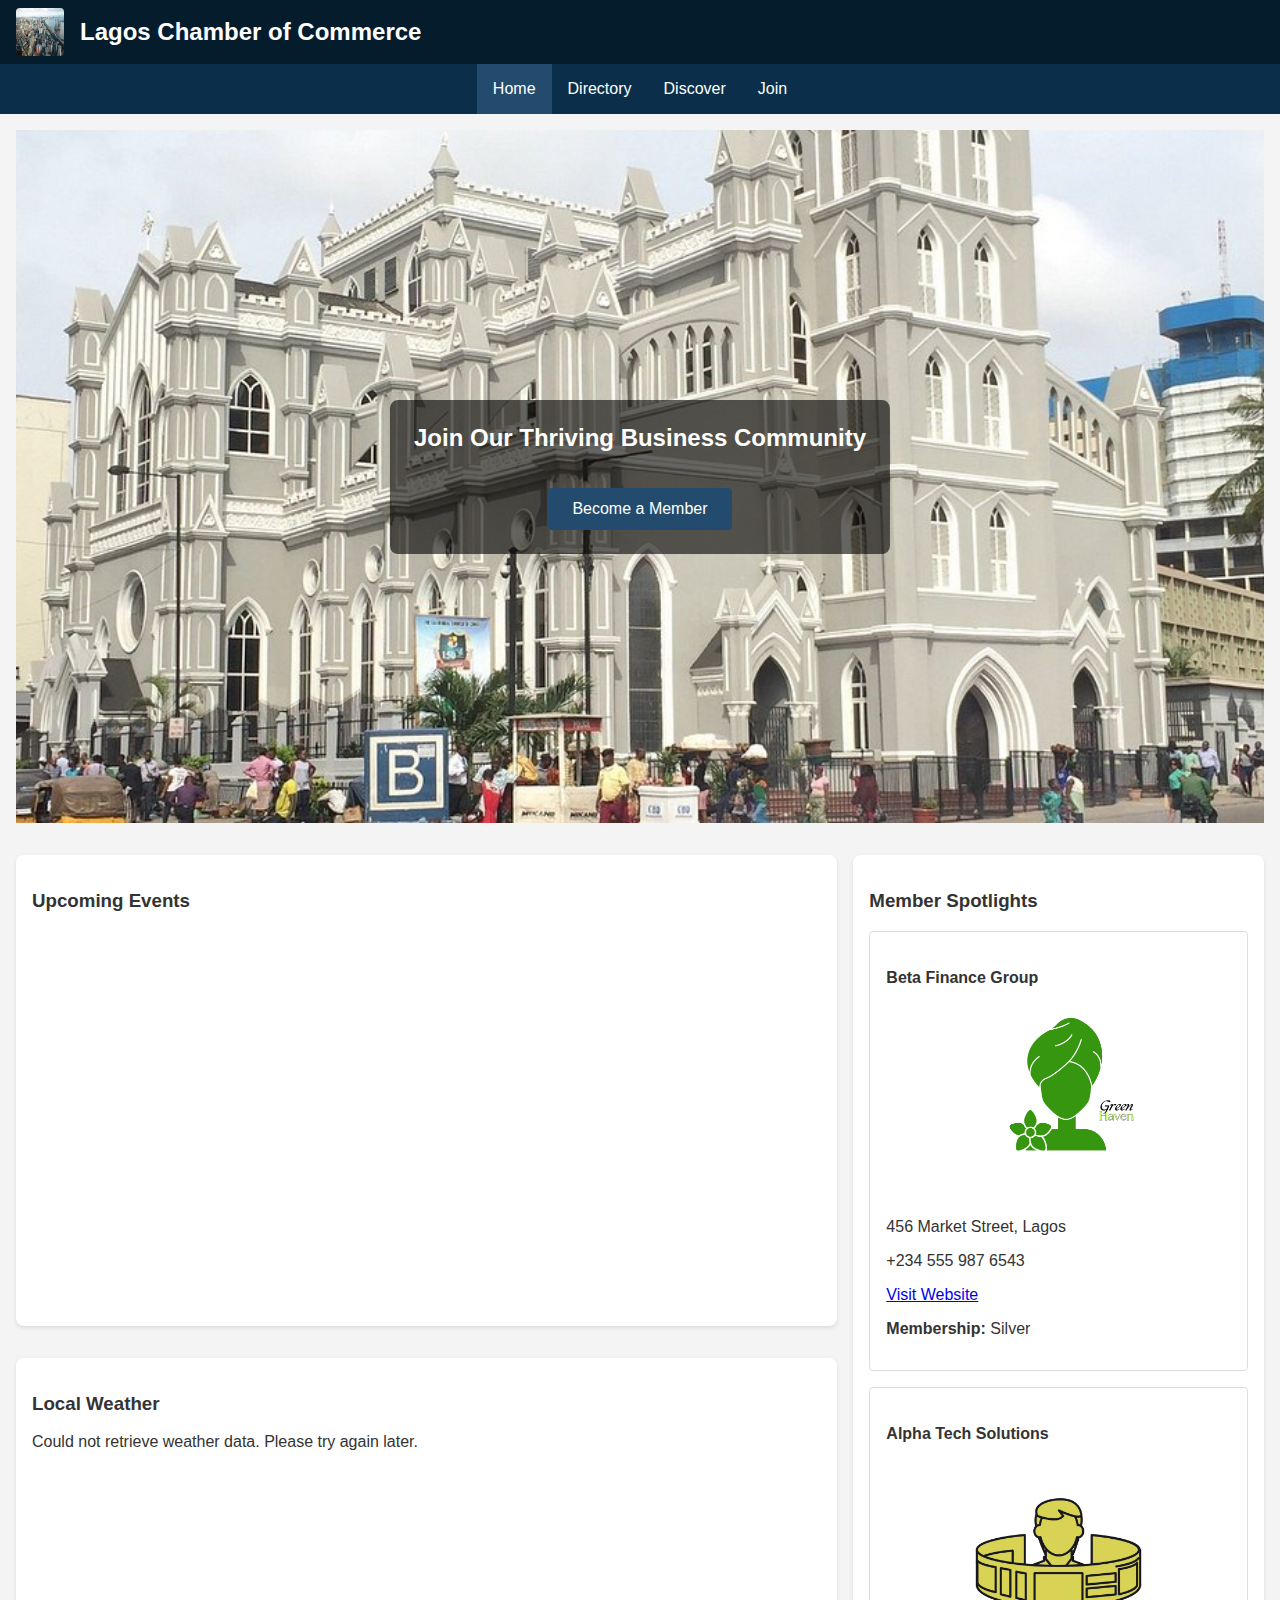
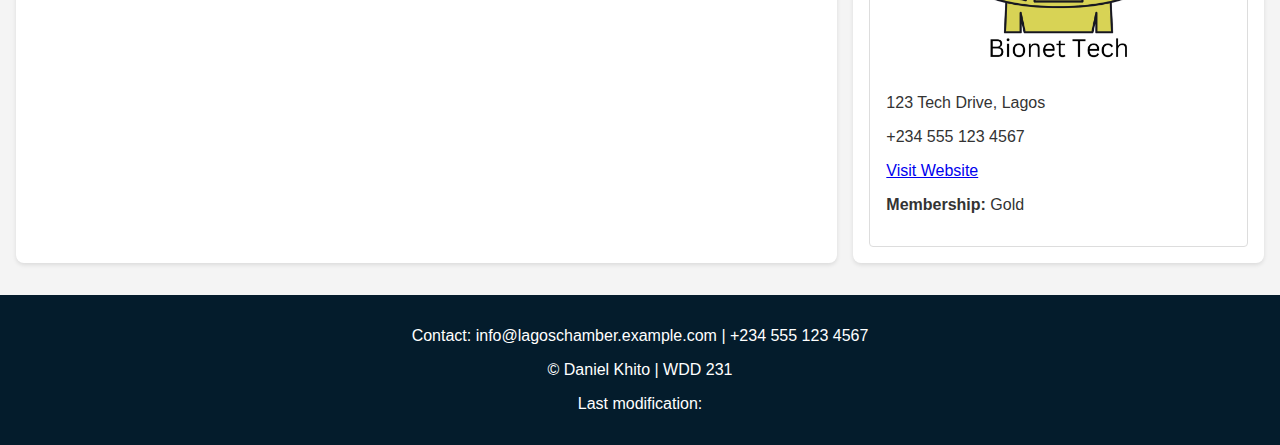
<file: chamber/index.html>
<!DOCTYPE html>
<html lang="en">
<head>
  <meta charset="UTF-8">
  <meta name="viewport" content="width=device-width, initial-scale=1.0">
  <title>Lagos Chamber of Commerce</title>
  <meta name="description" content="Welcome to the Lagos Chamber of Commerce. Your partner for business growth and community development in Lagos.">
  <meta name="author" content="Daniel Khito">

  <!-- Favicon -->
  <link rel="icon" href="images/favicon.ico" type="image/x-icon">

  <!-- Open Graph / Facebook -->
  <meta property="og:type" content="website">
  <meta property="og:title" content="Lagos Chamber of Commerce">
  <meta property="og:description" content="Welcome to the Lagos Chamber of Commerce. Your partner for business growth and community development in Lagos.">
  <meta property="og:image" content="https://your-github-username.github.io/wdd231/images/lagos.jpg">
  <meta property="og:url" content="https://your-github-username.github.io/wdd231/chamber/index.html">

  <!-- Normalize CSS -->
  <link rel="stylesheet" href="https://necolas.github.io/normalize.css/latest/normalize.css">
  <!-- Chamber Styles -->
  <link rel="stylesheet" href="styles/styles.css">
</head>
<body>
  <header>
    <div class="top-bar">
      <img src="../images/lagos.jpg" alt="Lagos skyline" class="logo">
      <h1>Lagos Chamber of Commerce</h1>
    </div>
    <nav>
      <button id="nav-toggle" aria-label="Toggle Navigation">&#9776;</button>
      <ul id="nav-menu">
        <li><a href="index.html" class="current">Home</a></li>
        <li><a href="directory.html">Directory</a></li>
        <li><a href="discover.html">Discover</a></li>
        <li><a href="join.html">Join</a></li>
      </ul>
    </nav>
  </header>

  <main>
    <section class="hero">
      <img src="images/cms.jpg" alt="Vibrant marketplace in Lagos">
      <div class="cta">
        <h2>Join Our Thriving Business Community</h2>
        <a href="join.html">Become a Member</a>
      </div>
    </section>

    <section class="events">
      <h3>Upcoming Events</h3>
      <div id="event-list"></div>
    </section>

    <section class="weather">
      <h3>Local Weather</h3>
      <div id="weather-info"></div>
    </section>

    <section class="spotlights">
      <h3>Member Spotlights</h3>
      <div id="spotlight-cards"></div>
    </section>
  </main>

  <footer>
    <p>Contact: info@lagoschamber.example.com | +234 555 123 4567</p>
    <p>© <span id="currentYear"></span> Daniel Khito | WDD 231</p>
    <p>Last modification: <span id="lastModified"></span></p>
  </footer>

  <script src="scripts/navigation.js" defer></script>
  <script src="scripts/home.js" defer></script>
</body>
</html>
</file>
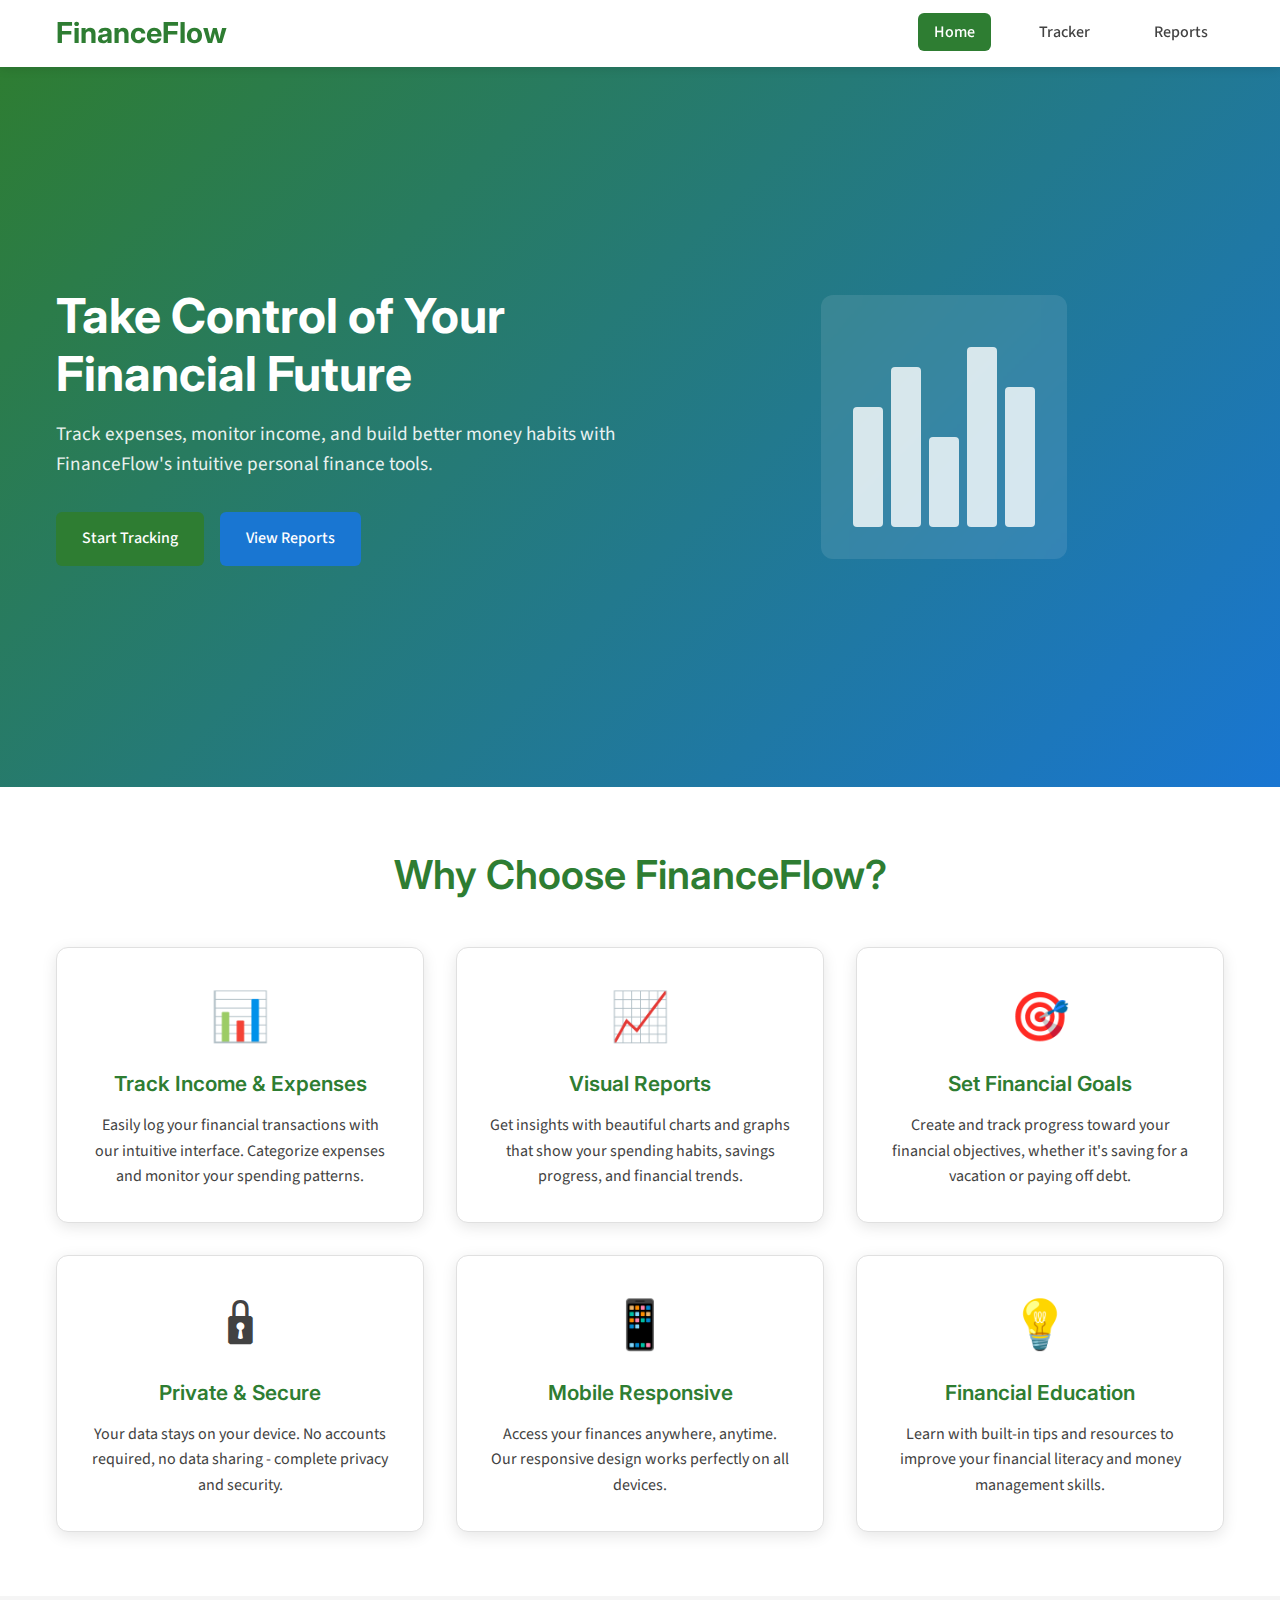
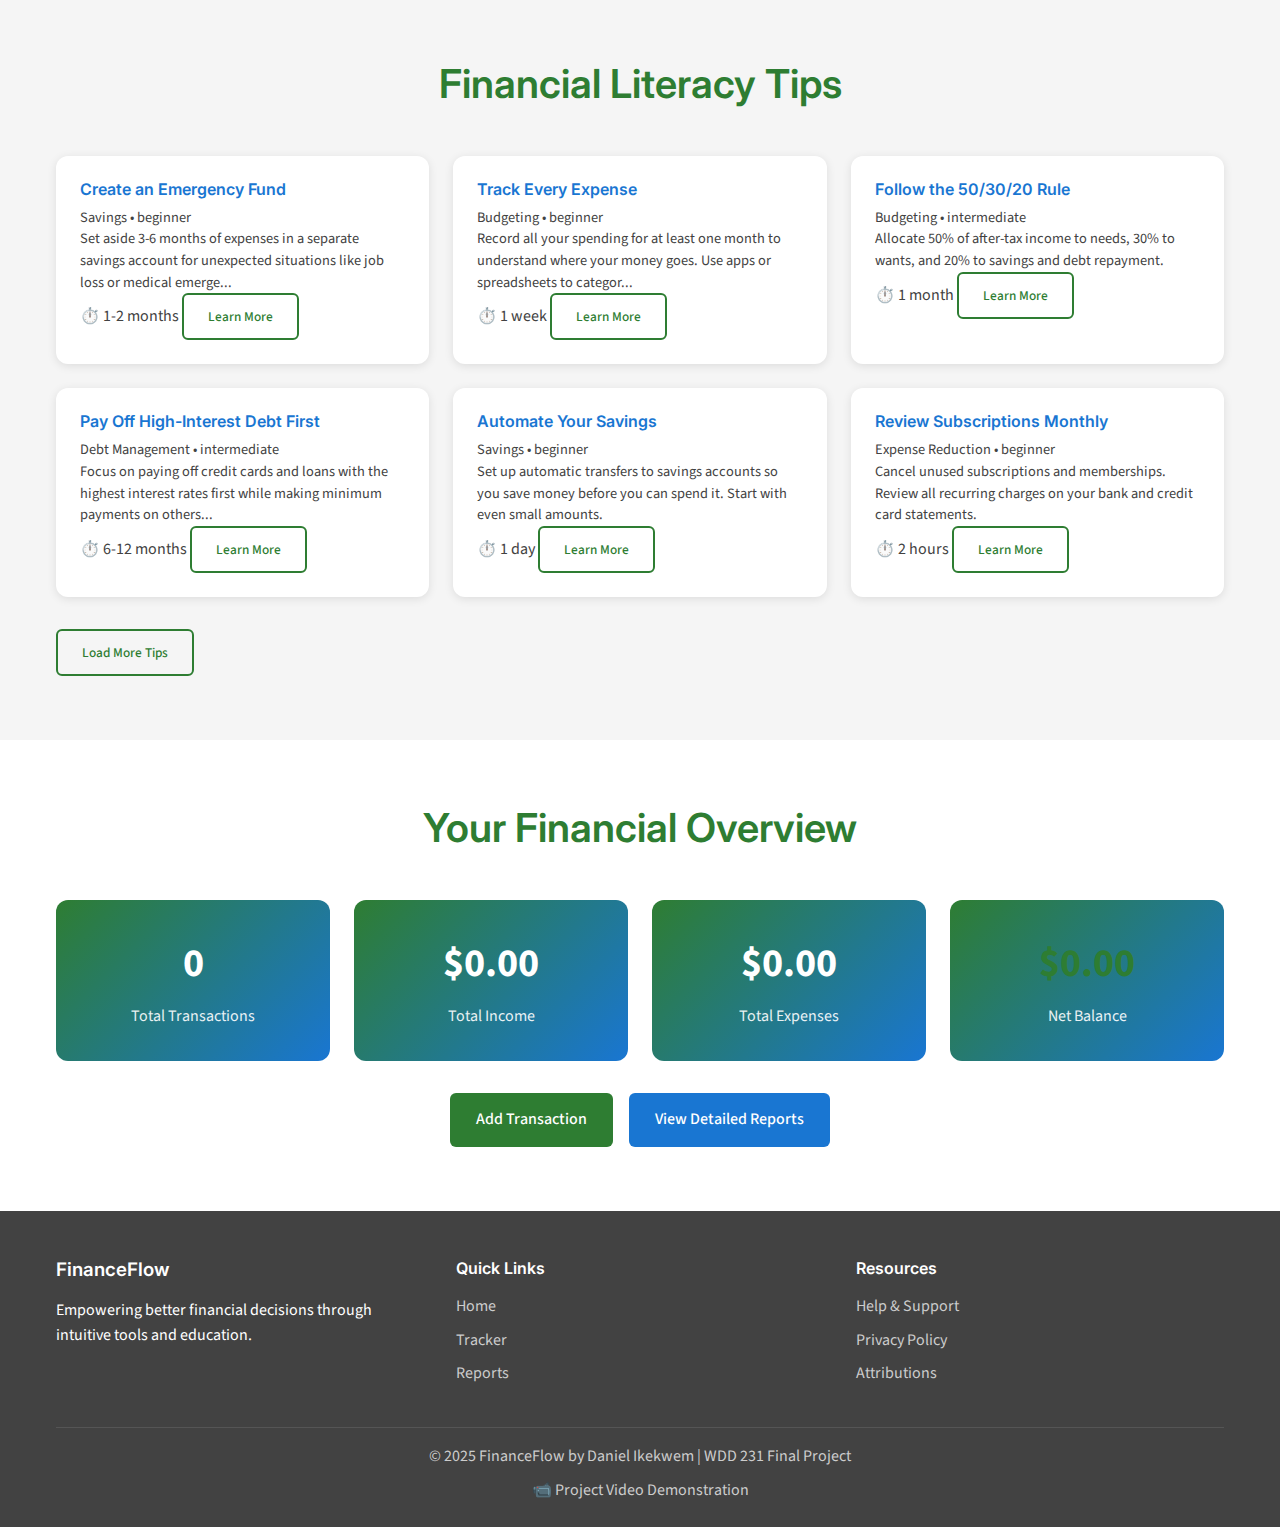
<file: finalproject/index.html>
<!DOCTYPE html>
<html lang="en">
<head>
    <meta charset="UTF-8">
    <meta name="viewport" content="width=device-width, initial-scale=1.0">
    <meta name="description" content="FinanceFlow - Take control of your personal finances with our intuitive tracking tools, visual reports, and financial literacy resources.">
    <meta name="author" content="Daniel Ikekwem">
    <title>FinanceFlow - Personal Finance Tracker</title>
    
    <!-- Favicon -->
    <link rel="icon" type="image/x-icon" href="images/favicon.ico">
    
    <!-- Open Graph / Social Media -->
    <meta property="og:type" content="website">
    <meta property="og:title" content="FinanceFlow - Personal Finance Tracker">
    <meta property="og:description" content="Take control of your personal finances with our intuitive tracking tools and visual reports.">
    <meta property="og:image" content="images/financeflow-hero.jpg">
    <meta property="og:url" content="https://your-github-username.github.io/wdd231/finalproject/">
    
    <!-- Styles -->
    <link rel="stylesheet" href="styles/styles.css">
</head>
<body>
    <header>
        <nav class="navbar">
            <div class="nav-container">
                <div class="nav-logo">
                    <h1>FinanceFlow</h1>
                </div>
                <button class="nav-toggle" id="nav-toggle" aria-label="Toggle navigation">
                    <span class="hamburger"></span>
                </button>
                <ul class="nav-menu" id="nav-menu">
                    <li class="nav-item">
                        <a href="index.html" class="nav-link active">Home</a>
                    </li>
                    <li class="nav-item">
                        <a href="tracker.html" class="nav-link">Tracker</a>
                    </li>
                    <li class="nav-item">
                        <a href="reports.html" class="nav-link">Reports</a>
                    </li>
                </ul>
            </div>
        </nav>
    </header>

    <main>
        <!-- Hero Section -->
        <section class="hero">
            <div class="hero-container">
                <div class="hero-content">
                    <h1>Take Control of Your Financial Future</h1>
                    <p class="hero-subtitle">Track expenses, monitor income, and build better money habits with FinanceFlow's intuitive personal finance tools.</p>
                    <div class="hero-buttons">
                        <a href="tracker.html" class="btn btn-primary">Start Tracking</a>
                        <a href="reports.html" class="btn btn-secondary">View Reports</a>
                    </div>
                </div>
                <div class="hero-image">
                    <div class="hero-graphic">
                        <div class="chart-placeholder">
                            <div class="chart-bar" style="height: 60%"></div>
                            <div class="chart-bar" style="height: 80%"></div>
                            <div class="chart-bar" style="height: 45%"></div>
                            <div class="chart-bar" style="height: 90%"></div>
                            <div class="chart-bar" style="height: 70%"></div>
                        </div>
                    </div>
                </div>
            </div>
        </section>

        <!-- Features Section -->
        <section class="features">
            <div class="container">
                <h2 class="section-title">Why Choose FinanceFlow?</h2>
                <div class="features-grid">
                    <div class="feature-card">
                        <div class="feature-icon">📊</div>
                        <h3>Track Income & Expenses</h3>
                        <p>Easily log your financial transactions with our intuitive interface. Categorize expenses and monitor your spending patterns.</p>
                    </div>
                    <div class="feature-card">
                        <div class="feature-icon">📈</div>
                        <h3>Visual Reports</h3>
                        <p>Get insights with beautiful charts and graphs that show your spending habits, savings progress, and financial trends.</p>
                    </div>
                    <div class="feature-card">
                        <div class="feature-icon">🎯</div>
                        <h3>Set Financial Goals</h3>
                        <p>Create and track progress toward your financial objectives, whether it's saving for a vacation or paying off debt.</p>
                    </div>
                    <div class="feature-card">
                        <div class="feature-icon">🔒</div>
                        <h3>Private & Secure</h3>
                        <p>Your data stays on your device. No accounts required, no data sharing - complete privacy and security.</p>
                    </div>
                    <div class="feature-card">
                        <div class="feature-icon">📱</div>
                        <h3>Mobile Responsive</h3>
                        <p>Access your finances anywhere, anytime. Our responsive design works perfectly on all devices.</p>
                    </div>
                    <div class="feature-card">
                        <div class="feature-icon">💡</div>
                        <h3>Financial Education</h3>
                        <p>Learn with built-in tips and resources to improve your financial literacy and money management skills.</p>
                    </div>
                </div>
            </div>
        </section>

        <!-- Financial Tips Section -->
        <section class="tips-section">
            <div class="container">
                <h2 class="section-title">Financial Literacy Tips</h2>
                <div class="tips-container" id="tips-container">
                    <!-- Tips will be loaded dynamically -->
                </div>
                <button class="btn btn-outline" id="load-more-tips">Load More Tips</button>
            </div>
        </section>

        <!-- Quick Stats Section -->
        <section class="quick-stats">
            <div class="container">
                <h2 class="section-title">Your Financial Overview</h2>
                <div class="stats-grid" id="stats-grid">
                    <div class="stat-card">
                        <div class="stat-number" id="total-transactions">0</div>
                        <div class="stat-label">Total Transactions</div>
                    </div>
                    <div class="stat-card">
                        <div class="stat-number" id="total-income">$0</div>
                        <div class="stat-label">Total Income</div>
                    </div>
                    <div class="stat-card">
                        <div class="stat-number" id="total-expenses">$0</div>
                        <div class="stat-label">Total Expenses</div>
                    </div>
                    <div class="stat-card">
                        <div class="stat-number" id="net-balance">$0</div>
                        <div class="stat-label">Net Balance</div>
                    </div>
                </div>
                <div class="stats-actions">
                    <a href="tracker.html" class="btn btn-primary">Add Transaction</a>
                    <a href="reports.html" class="btn btn-secondary">View Detailed Reports</a>
                </div>
            </div>
        </section>
    </main>

    <footer>
        <div class="container">
            <div class="footer-content">
                <div class="footer-section">
                    <h3>FinanceFlow</h3>
                    <p>Empowering better financial decisions through intuitive tools and education.</p>
                </div>
                <div class="footer-section">
                    <h4>Quick Links</h4>
                    <ul>
                        <li><a href="index.html">Home</a></li>
                        <li><a href="tracker.html">Tracker</a></li>
                        <li><a href="reports.html">Reports</a></li>
                    </ul>
                </div>
                <div class="footer-section">
                    <h4>Resources</h4>
                    <ul>
                        <li><a href="#" id="help-link">Help & Support</a></li>
                        <li><a href="#" id="privacy-link">Privacy Policy</a></li>
                        <li><a href="attributions.html">Attributions</a></li>
                    </ul>
                </div>
            </div>
            <div class="footer-bottom">
                <p>&copy; 2025 FinanceFlow by Daniel Ikekwem | WDD 231 Final Project</p>
                <p><a href="#" id="video-link">📹 Project Video Demonstration</a></p>
            </div>
        </div>
    </footer>

    <!-- Modal for Tips Details -->
    <div id="tip-modal" class="modal">
        <div class="modal-content">
            <span class="close">&times;</span>
            <h3 id="modal-tip-title"></h3>
            <p id="modal-tip-content"></p>
            <div class="modal-actions">
                <button class="btn btn-primary" id="modal-close-btn">Got it!</button>
            </div>
        </div>
    </div>

    <!-- Scripts -->
    <script type="module" src="scripts/main.js"></script>
</body>
</html>
</file>
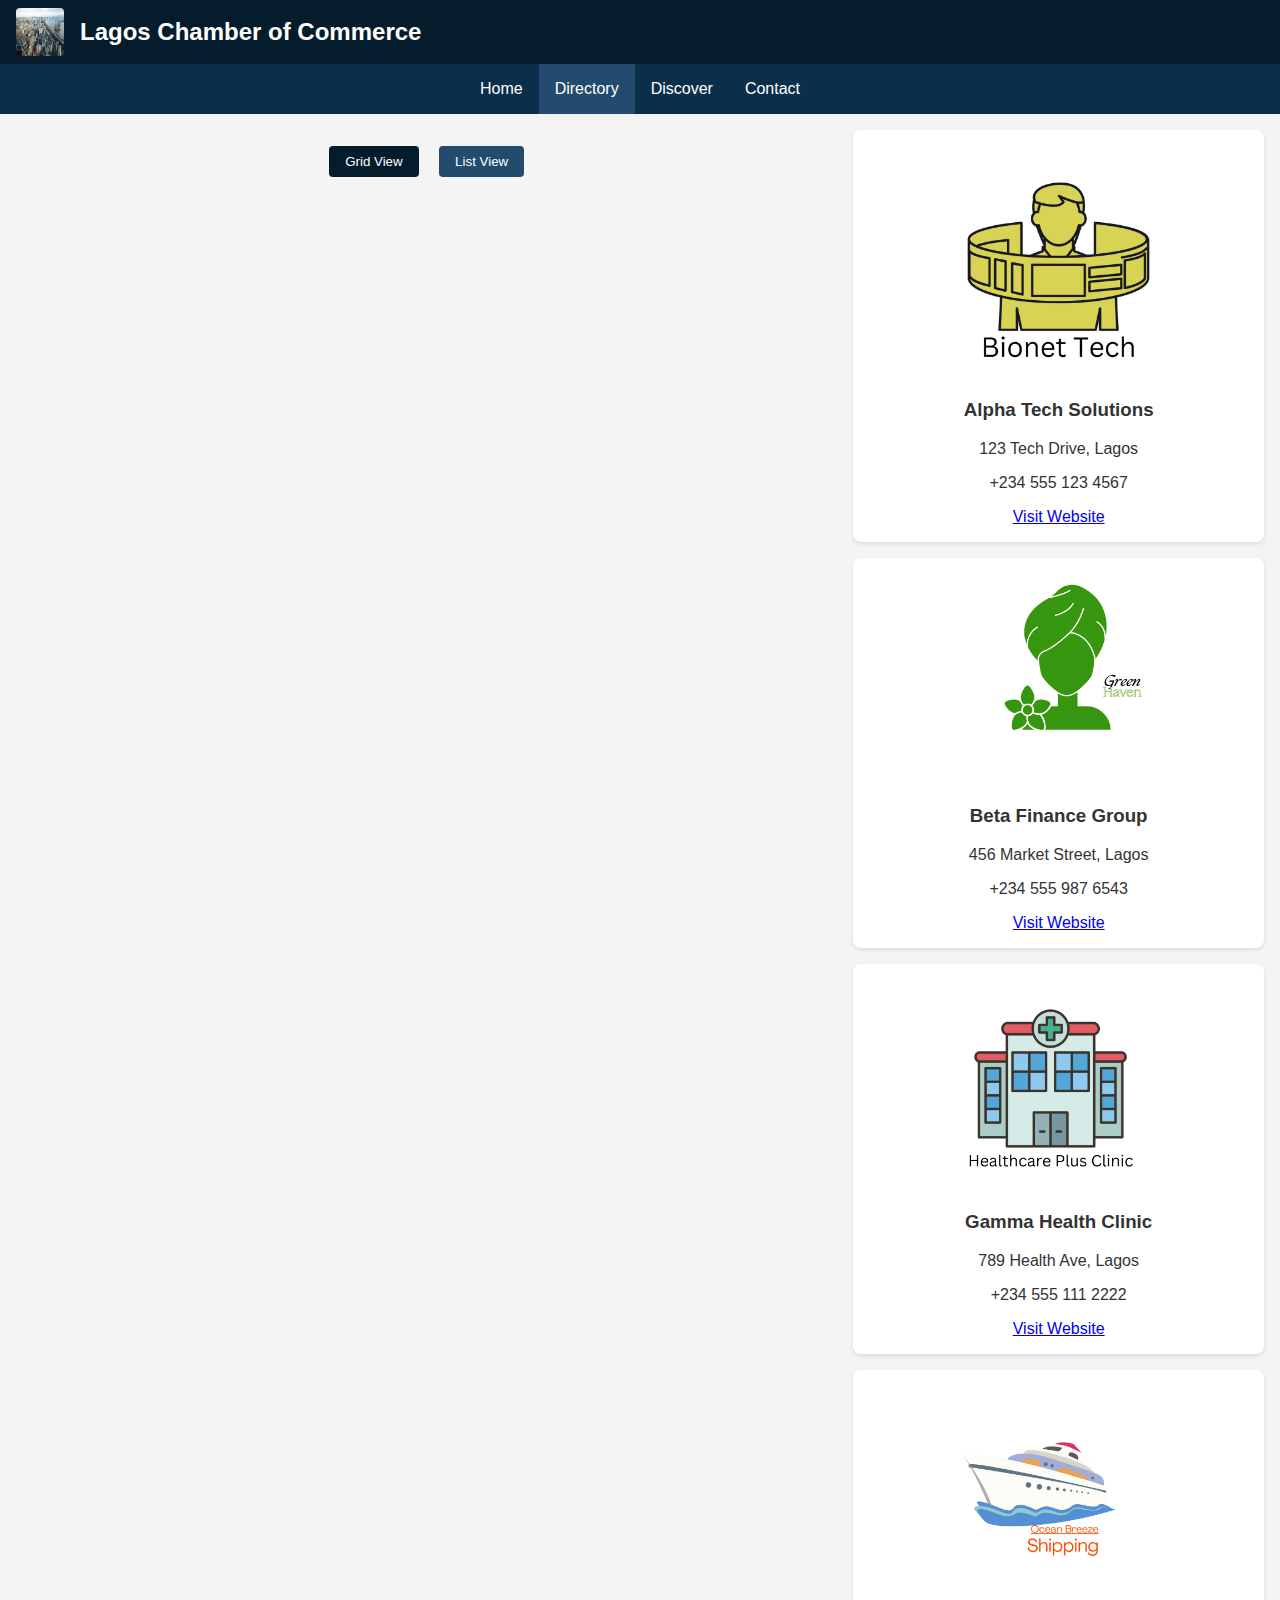
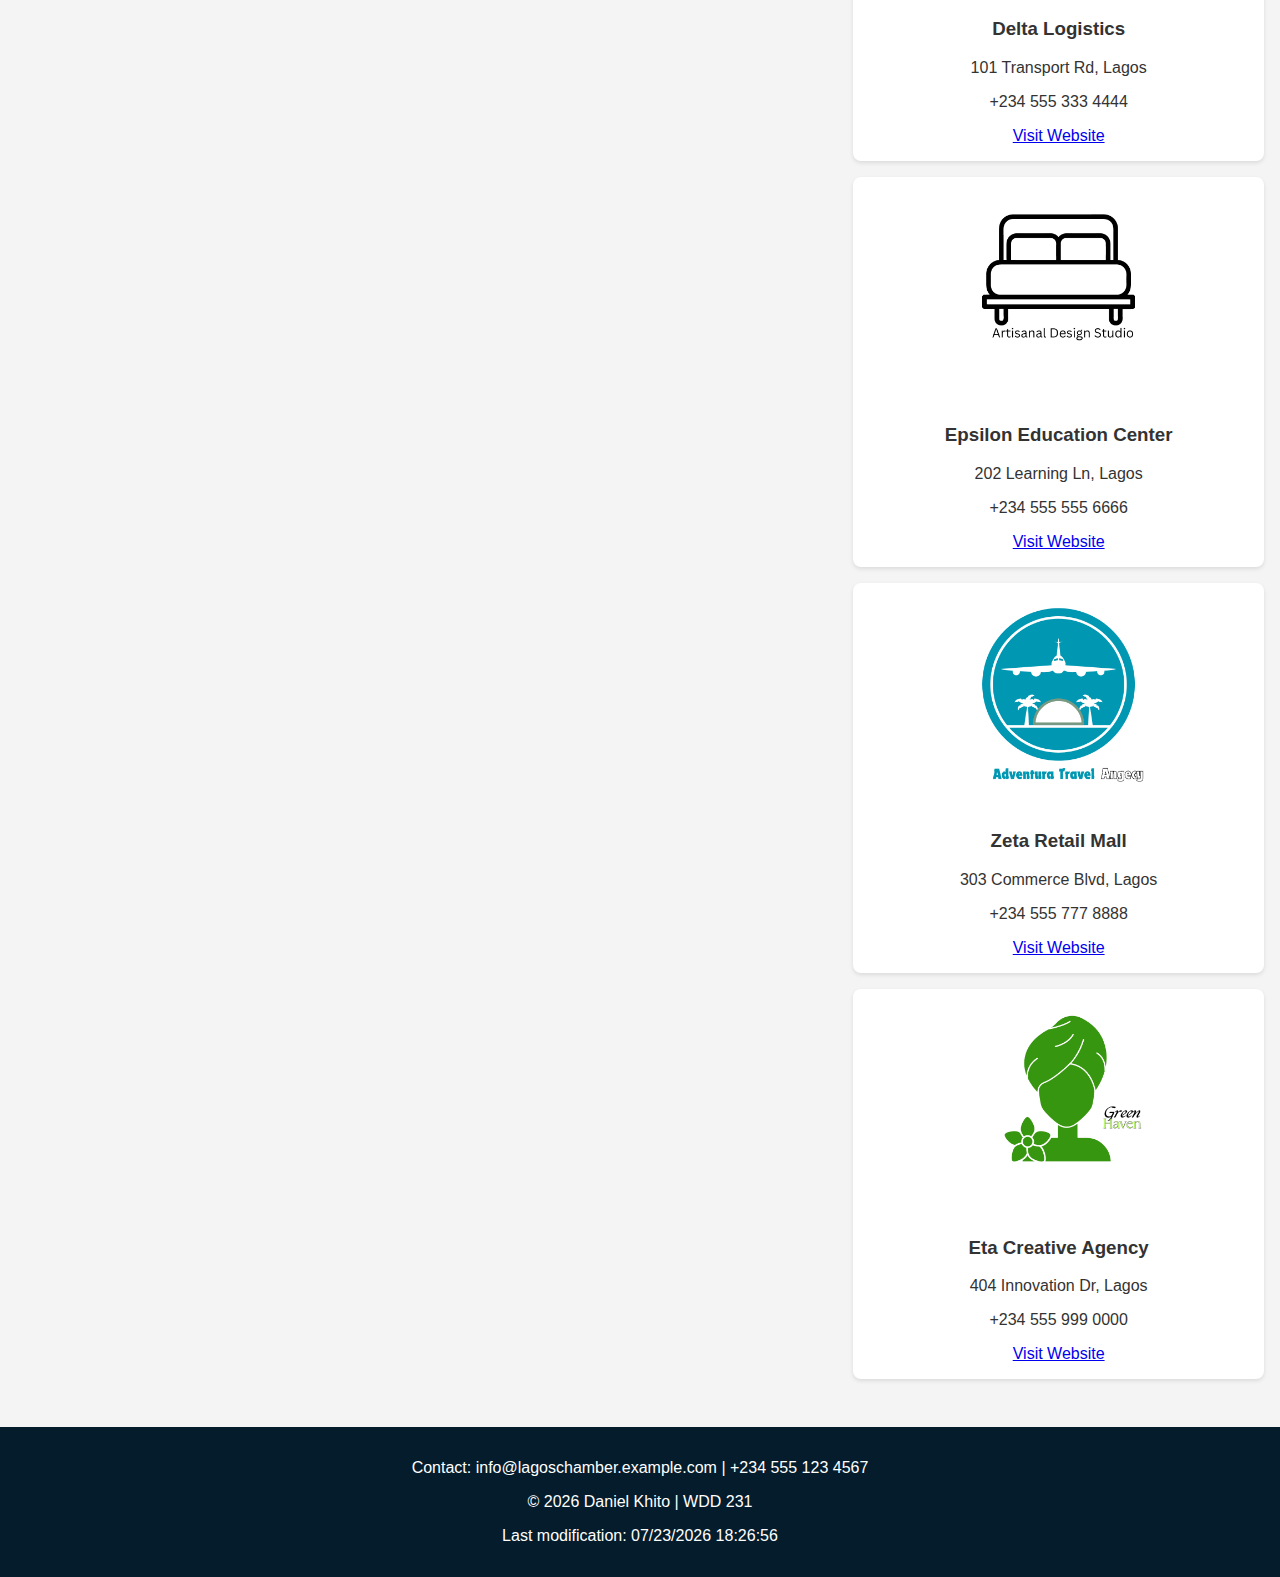
<file: chamber/directory.html>
<!DOCTYPE html>
<html lang="en">
<head>
  <meta charset="UTF-8">
  <meta name="viewport" content="width=device-width, initial-scale=1.0">
  <title>Lagos Chamber of Commerce | Directory</title>
  <meta name="description" content="Directory of businesses and organizations that are proud members of the Lagos Chamber of Commerce.">
  <meta name="author" content="Daniel Khito">

  <!-- Favicon -->
  <link rel="icon" href="images/favicon.ico" type="image/x-icon">

  <!-- Open Graph / Facebook -->
  <meta property="og:type" content="website">
  <meta property="og:title" content="Lagos Chamber of Commerce | Directory">
  <meta property="og:description" content="Discover local businesses that make Lagos thrive.">
  <meta property="og:image" content="https://your-github-username.github.io/wdd231/images/lagos.jpg">
  <meta property="og:url" content="https://your-github-username.github.io/wdd231/chamber/directory.html">

  <!-- Normalize CSS -->
  <link rel="stylesheet" href="https://necolas.github.io/normalize.css/latest/normalize.css">
  <!-- Chamber Styles -->
  <link rel="stylesheet" href="styles/styles.css">
</head>
<body>
  <header>
    <div class="top-bar">
      <img src="../images/lagos.jpg" alt="Lagos skyline" class="logo">
      <h1>Lagos Chamber of Commerce</h1>
    </div>
    <nav>
      <button id="nav-toggle" aria-label="Toggle Navigation">&#9776;</button>
      <ul id="nav-menu">
        <li><a href="../index.html">Home</a></li>
        <li><a href="#" class="current">Directory</a></li>
        <li><a href="#">Discover</a></li>
        <li><a href="#">Contact</a></li>
      </ul>
    </nav>
  </header>

  <main>
    <section class="view-toggle" aria-label="Layout Selector">
      <button id="grid-view" class="active" aria-label="Grid View">Grid View</button>
      <button id="list-view" aria-label="List View">List View</button>
    </section>

    <div id="members" class="grid" aria-live="polite"></div>
  </main>

  <footer>
    <p>Contact: info@lagoschamber.example.com | +234 555 123 4567</p>
    <p>© <span id="currentYear"></span> Daniel Khito | WDD 231</p>
    <p>Last modification: <span id="lastModified"></span></p>
  </footer>

  <script src="scripts/navigation.js" defer></script>
  <script src="scripts/directory.js" defer></script>
</body>
</html>
</file>
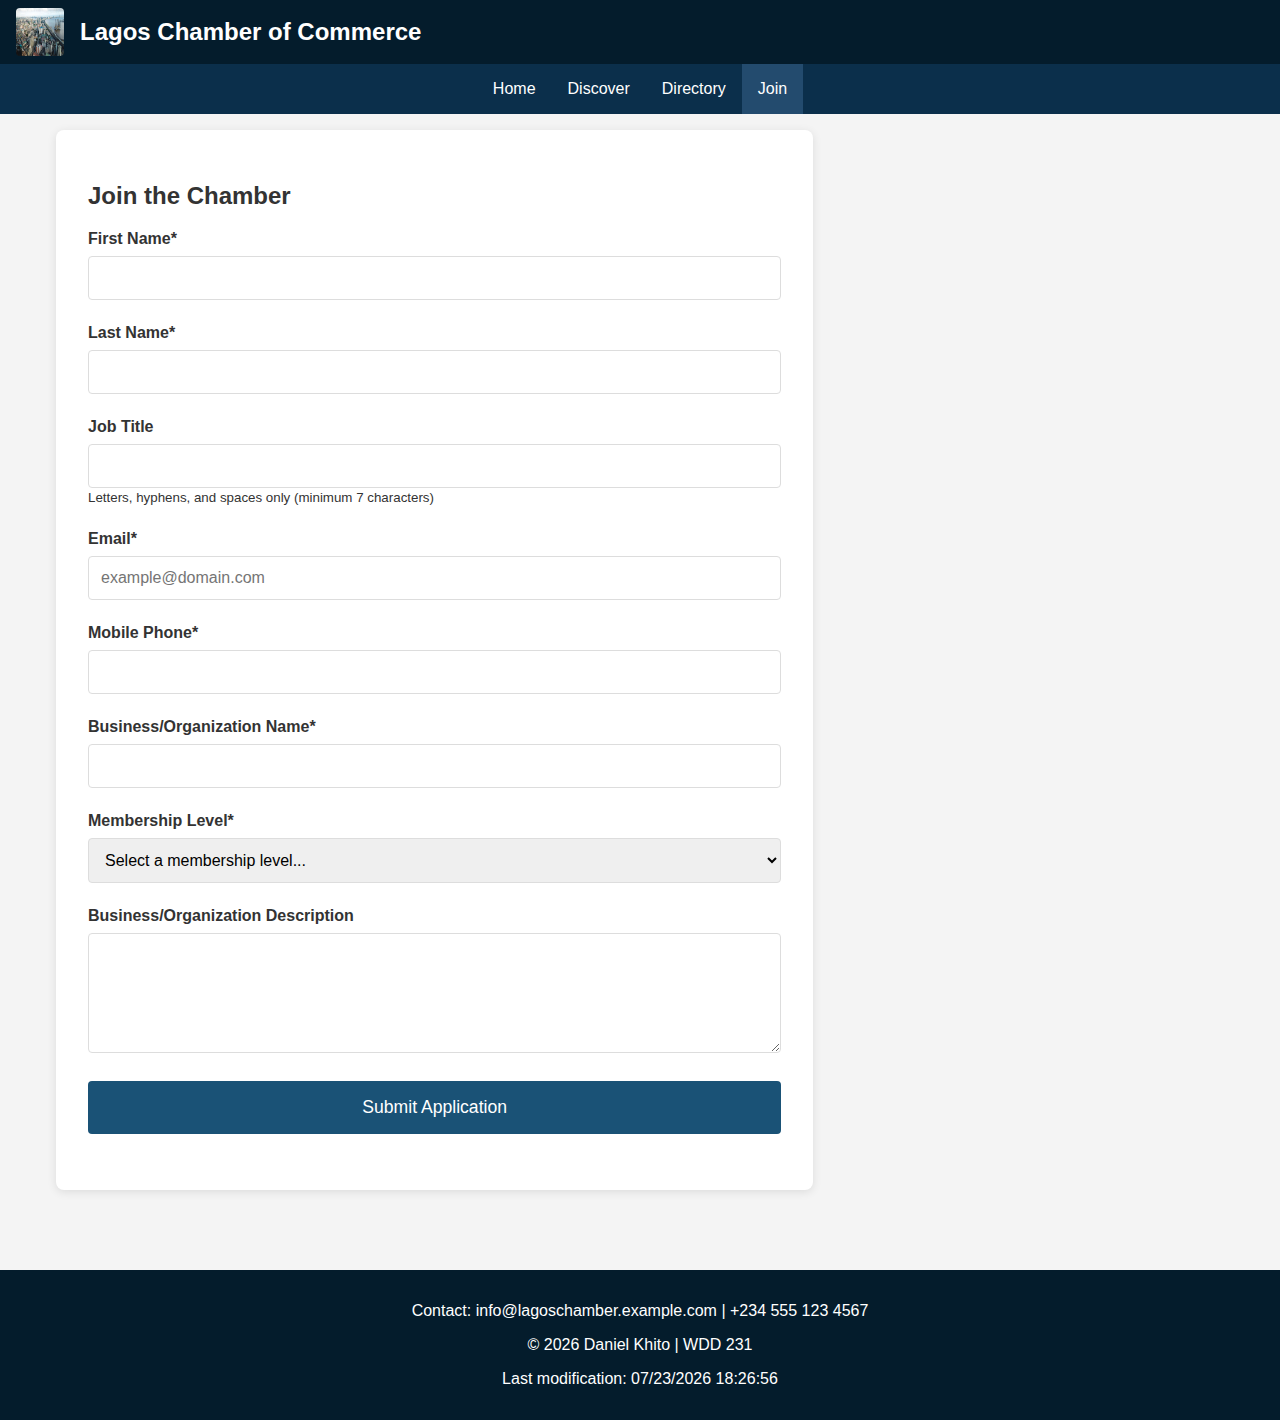
<file: chamber/join.html>
<!DOCTYPE html>
<html lang="en">
<head>
  <meta charset="UTF-8">
  <meta name="viewport" content="width=device-width, initial-scale=1.0">
  <title>Join Us | Lagos Chamber of Commerce</title>
  <meta name="description" content="Join the Lagos Chamber of Commerce to grow your business and connect with other professionals in the community.">
  <meta name="author" content="Daniel Khito">

  <!-- Favicon -->
  <link rel="icon" href="images/favicon.ico" type="image/x-icon">

  <!-- Open Graph / Facebook -->
  <meta property="og:type" content="website">
  <meta property="og:title" content="Join Us | Lagos Chamber of Commerce">
  <meta property="og:description" content="Join the Lagos Chamber of Commerce to grow your business and connect with other professionals in the community.">
  <meta property="og:image" content="https://your-github-username.github.io/wdd231/images/lagos.jpg">
  <meta property="og:url" content="https://your-github-username.github.io/wdd231/chamber/join.html">

  <!-- Normalize CSS -->
  <link rel="stylesheet" href="https://necolas.github.io/normalize.css/latest/normalize.css">
  <!-- Chamber Styles -->
  <link rel="stylesheet" href="styles/styles.css">
  <style>
    /* Form Styles */
    .form-container {
      display: grid;
      grid-template-columns: 1fr;
      gap: 2rem;
      max-width: 1200px;
      margin: 0 auto;
      padding: 1rem;
    }

    @media (min-width: 768px) {
      .form-container {
        grid-template-columns: 2fr 1fr;
      }
    }

    form {
      background: #fff;
      padding: 2rem;
      border-radius: 8px;
      box-shadow: 0 2px 10px rgba(0, 0, 0, 0.1);
    }

    .form-group {
      margin-bottom: 1.5rem;
    }

    label {
      display: block;
      margin-bottom: 0.5rem;
      font-weight: 600;
    }

    input[type="text"],
    input[type="email"],
    input[type="tel"],
    input[type="submit"],
    select,
    textarea {
      width: 100%;
      padding: 0.75rem;
      border: 1px solid #ddd;
      border-radius: 4px;
      font-size: 1rem;
    }

    textarea {
      min-height: 120px;
      resize: vertical;
    }

    input[type="submit"] {
      background-color: #1a5276;
      color: white;
      border: none;
      padding: 1rem;
      font-size: 1.1rem;
      cursor: pointer;
      transition: background-color 0.3s;
    }

    input[type="submit"]:hover {
      background-color: #154360;
    }

    /* Membership Cards */
    .membership-cards {
      display: grid;
      gap: 1rem;
      margin-top: 2rem;
    }

    @media (min-width: 768px) {
      .membership-cards {
        margin-top: 0;
      }
    }

    .card {
      background: #fff;
      border-radius: 8px;
      padding: 1.5rem;
      box-shadow: 0 2px 10px rgba(0, 0, 0, 0.1);
      opacity: 0;
      transform: translateY(20px);
      animation: fadeInUp 0.6s ease-out forwards;
    }

    .card:nth-child(1) { animation-delay: 0.1s; }
    .card:nth-child(2) { animation-delay: 0.3s; }
    .card:nth-child(3) { animation-delay: 0.5s; }
    .card:nth-child(4) { animation-delay: 0.7s; }

    @keyframes fadeInUp {
      to {
        opacity: 1;
        transform: translateY(0);
      }
    }

    .card h3 {
      color: #1a5276;
      margin-top: 0;
    }

    .card p {
      margin-bottom: 1.5rem;
    }

    .card a {
      color: #1a5276;
      text-decoration: none;
      font-weight: 600;
      display: inline-block;
      margin-top: 0.5rem;
    }

    .card a:hover {
      text-decoration: underline;
    }

    /* Modal Styles */
    .modal {
      display: none;
      position: fixed;
      top: 0;
      left: 0;
      width: 100%;
      height: 100%;
      background-color: rgba(0, 0, 0, 0.7);
      z-index: 1000;
      justify-content: center;
      align-items: center;
    }

    .modal-content {
      background: white;
      padding: 2rem;
      border-radius: 8px;
      max-width: 600px;
      width: 90%;
      max-height: 90vh;
      overflow-y: auto;
      position: relative;
    }

    .close-modal {
      position: absolute;
      top: 1rem;
      right: 1rem;
      font-size: 1.5rem;
      cursor: pointer;
      background: none;
      border: none;
      font-weight: bold;
    }
  </style>
</head>
<body>
  <header>
    <div class="top-bar">
      <img src="../images/lagos.jpg" alt="Lagos skyline" class="logo">
      <h1>Lagos Chamber of Commerce</h1>
    </div>
    <nav>
      <button id="nav-toggle" aria-label="Toggle Navigation">&#9776;</button>
      <ul id="nav-menu">
        <li><a href="index.html">Home</a></li>
        <li><a href="discover.html">Discover</a></li>
        <li><a href="directory.html">Directory</a></li>
        <li><a href="join.html" class="current">Join</a></li>
      </ul>
    </nav>
  </header>

  <main class="form-container">
    <form id="joinForm" action="thankyou.html" method="get">
      <h2>Join the Chamber</h2>
      
      <div class="form-group">
        <label for="firstName">First Name*</label>
        <input type="text" id="firstName" name="firstName" required 
               autocomplete="given-name" title="Please enter your first name">
      </div>
      
      <div class="form-group">
        <label for="lastName">Last Name*</label>
        <input type="text" id="lastName" name="lastName" required
               autocomplete="family-name" title="Please enter your last name">
      </div>
      
      <div class="form-group">
        <label for="title">Job Title</label>
        <input type="text" id="title" name="title" 
               autocomplete="organization-title" title="Please enter your job title"
               pattern="[A-Za-z\s-]+" minlength="7">
        <small>Letters, hyphens, and spaces only (minimum 7 characters)</small>
      </div>
      
      <div class="form-group">
        <label for="email">Email*</label>
        <input type="email" id="email" name="email" required
               autocomplete="email" placeholder="example@domain.com"
               title="Please enter a valid email address">
      </div>
      
      <div class="form-group">
        <label for="phone">Mobile Phone*</label>
        <input type="tel" id="phone" name="phone" required
               autocomplete="tel" title="Please enter your mobile phone number">
      </div>
      
      <div class="form-group">
        <label for="orgName">Business/Organization Name*</label>
        <input type="text" id="orgName" name="orgName" required
               autocomplete="organization" title="Please enter your business or organization name">
      </div>
      
      <div class="form-group">
        <label for="membership">Membership Level*</label>
        <select id="membership" name="membership" required>
          <option value="">Select a membership level...</option>
          <option value="np">NP Membership (Non-Profit)</option>
          <option value="bronze">Bronze Membership</option>
          <option value="silver">Silver Membership</option>
          <option value="gold">Gold Membership</option>
        </select>
      </div>
      
      <div class="form-group">
        <label for="description">Business/Organization Description</label>
        <textarea id="description" name="description" title="Tell us about your business or organization"></textarea>
      </div>
      
      <input type="hidden" id="timestamp" name="timestamp">
      
      <div class="form-group">
        <input type="submit" value="Submit Application">
      </div>
    </form>

    <div class="membership-cards">
      <div class="card">
        <h3>NP Membership</h3>
        <p>For non-profit organizations</p>
        <p>No fee</p>
        <a href="#" class="learn-more" data-level="np">Learn more</a>
      </div>
      
      <div class="card">
        <h3>Bronze Membership</h3>
        <p>Basic benefits for small businesses</p>
        <p>Affordable pricing</p>
        <a href="#" class="learn-more" data-level="bronze">Learn more</a>
      </div>
      
      <div class="card">
        <h3>Silver Membership</h3>
        <p>Enhanced benefits for growing businesses</p>
        <p>Great value</p>
        <a href="#" class="learn-more" data-level="silver">Learn more</a>
      </div>
      
      <div class="card">
        <h3>Gold Membership</h3>
        <p>Premium benefits for established businesses</p>
        <p>Maximum exposure</p>
        <a href="#" class="learn-more" data-level="gold">Learn more</a>
      </div>
    </div>
  </main>

  <!-- Modal Templates -->
  <div id="npModal" class="modal">
    <div class="modal-content">
      <button class="close-modal">&times;</button>
      <h2>NP Membership Benefits</h2>
      <p>Our NP Membership is designed specifically for non-profit organizations to help them connect with the business community and access valuable resources.</p>
      <h3>Benefits Include:</h3>
      <ul>
        <li>Free membership for registered non-profits</li>
        <li>Access to member directory</li>
        <li>Monthly networking events</li>
        <li>Discounted rates on chamber events</li>
        <li>Quarterly non-profit roundtables</li>
        <li>Volunteer matching services</li>
      </ul>
    </div>
  </div>

  <div id="bronzeModal" class="modal">
    <div class="modal-content">
      <button class="close-modal">&times;</button>
      <h2>Bronze Membership Benefits</h2>
      <p>Perfect for small businesses looking to establish their presence in the community.</p>
      <h3>Benefits Include:</h3>
      <ul>
        <li>Basic business listing in our online directory</li>
        <li>Access to member-only networking events</li>
        <li>Monthly business development workshops</li>
        <li>Chamber newsletter subscription</li>
        <li>Discounts on chamber events</li>
        <li>Business referral program</li>
      </ul>
      <p><strong>Annual Fee: $250</strong></p>
    </div>
  </div>

  <div id="silverModal" class="modal">
    <div class="modal-content">
      <button class="close-modal">&times;</button>
      <h2>Silver Membership Benefits</h2>
      <p>Ideal for growing businesses looking to expand their network and visibility.</p>
      <h3>Benefits Include:</h3>
      <ul>
        <li>All Bronze benefits, plus:</li>
        <li>Enhanced business listing with logo and description</li>
        <li>Priority registration for events</li>
        <li>Quarterly business spotlight opportunity</li>
        <li>Access to exclusive member-only webinars</li>
        <li>Discounted advertising rates</li>
        <li>Invitation to VIP receptions</li>
      </ul>
      <p><strong>Annual Fee: $500</strong></p>
    </div>
  </div>

  <div id="goldModal" class="modal">
    <div class="modal-content">
      <button class="close-modal">&times;</button>
      <h2>Gold Membership Benefits</h2>
      <p>Our premier membership level offering maximum exposure and exclusive benefits for established businesses.</p>
      <h3>Benefits Include:</h3>
      <ul>
        <li>All Silver benefits, plus:</li>
        <li>Premium placement in our business directory</li>
        <li>Featured spot in our annual business guide</li>
        <li>Complimentary event sponsorships</li>
        <li>Exclusive CEO roundtable invitations</li>
        <li>Dedicated business development consultation</li>
        <li>Complimentary booth at annual business expo</li>
        <li>Recognition in chamber publications</li>
      </ul>
      <p><strong>Annual Fee: $1,000</strong></p>
    </div>
  </div>

  <footer>
    <p>Contact: info@lagoschamber.example.com | +234 555 123 4567</p>
    <p>© <span id="currentYear"></span> Daniel Khito | WDD 231</p>
    <p>Last modification: <span id="lastModified"></span></p>
  </footer>

  <script>
    // Set current year and last modified date
    document.getElementById('currentYear').textContent = new Date().getFullYear();
    document.getElementById('lastModified').textContent = document.lastModified;
    
    // Set timestamp when page loads
    document.addEventListener('DOMContentLoaded', function() {
      const now = new Date();
      document.getElementById('timestamp').value = now.toISOString();
      
      // Modal functionality
      const modals = document.querySelectorAll('.modal');
      const modalLinks = document.querySelectorAll('.learn-more');
      const closeButtons = document.querySelectorAll('.close-modal');
      
      // Open modal when clicking learn more links
      modalLinks.forEach(link => {
        link.addEventListener('click', function(e) {
          e.preventDefault();
          const level = this.getAttribute('data-level');
          document.getElementById(`${level}Modal`).style.display = 'flex';
        });
      });
      
      // Close modal when clicking close button
      closeButtons.forEach(button => {
        button.addEventListener('click', function() {
          this.closest('.modal').style.display = 'none';
        });
      });
      
      // Close modal when clicking outside the modal content
      window.addEventListener('click', function(e) {
        if (e.target.classList.contains('modal')) {
          e.target.style.display = 'none';
        }
      });
      
      // Close modal with Escape key
      document.addEventListener('keydown', function(e) {
        if (e.key === 'Escape') {
          modals.forEach(modal => {
            modal.style.display = 'none';
          });
        }
      });
    });
  </script>
  <script src="scripts/navigation.js" defer></script>
</body>
</html>
</file>
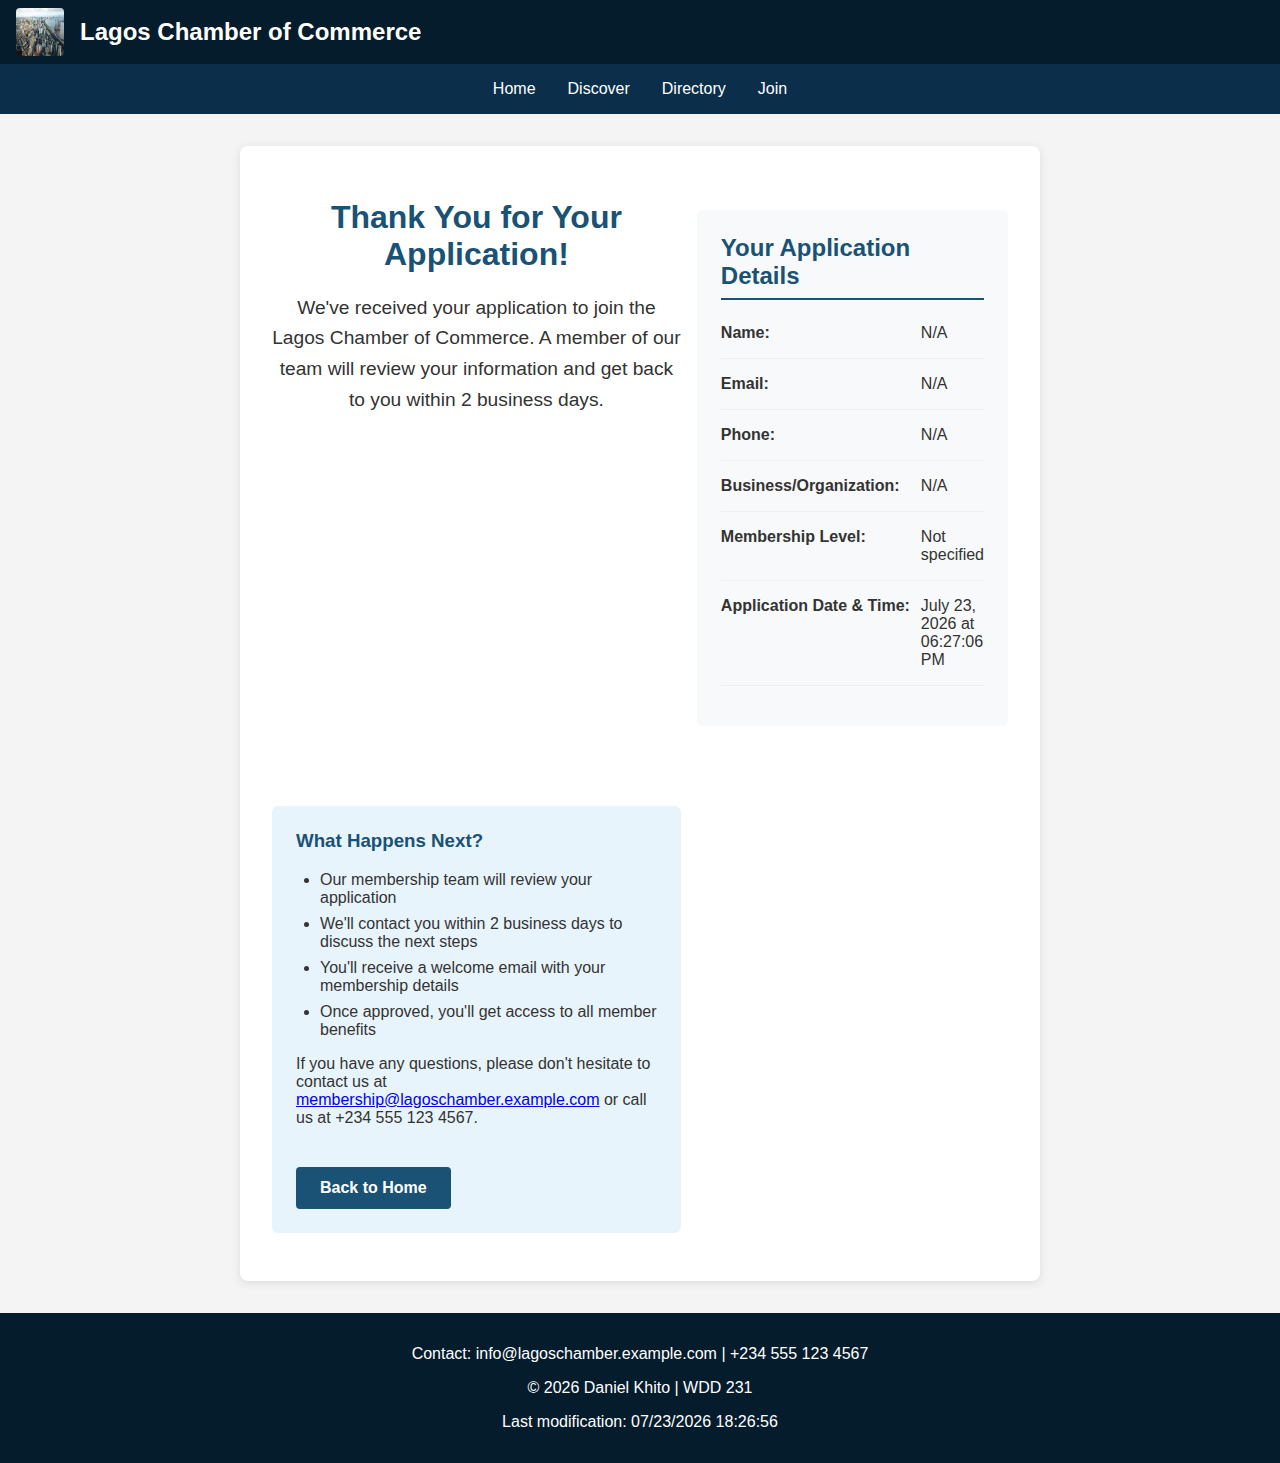
<file: chamber/thankyou.html>
<!DOCTYPE html>
<html lang="en">
<head>
  <meta charset="UTF-8">
  <meta name="viewport" content="width=device-width, initial-scale=1.0">
  <title>Thank You | Lagos Chamber of Commerce</title>
  <meta name="description" content="Thank you for joining the Lagos Chamber of Commerce. We're excited to have you as a member!">
  <meta name="author" content="Daniel Khito">

  <!-- Favicon -->
  <link rel="icon" href="images/favicon.ico" type="image/x-icon">

  <!-- Open Graph / Facebook -->
  <meta property="og:type" content="website">
  <meta property="og:title" content="Thank You | Lagos Chamber of Commerce">
  <meta property="og:description" content="Thank you for joining the Lagos Chamber of Commerce. We're excited to have you as a member!">
  <meta property="og:image" content="https://your-github-username.github.io/wdd231/images/lagos.jpg">
  <meta property="og:url" content="https://your-github-username.github.io/wdd231/chamber/thankyou.html">

  <!-- Normalize CSS -->
  <link rel="stylesheet" href="https://necolas.github.io/normalize.css/latest/normalize.css">
  <!-- Chamber Styles -->
  <link rel="stylesheet" href="styles/styles.css">
  <style>
    .thank-you-container {
      max-width: 800px;
      margin: 2rem auto;
      padding: 2rem;
      background: white;
      border-radius: 8px;
      box-shadow: 0 2px 10px rgba(0, 0, 0, 0.1);
    }

    .thank-you-header {
      text-align: center;
      margin-bottom: 2rem;
    }

    .thank-you-header h1 {
      color: #1a5276;
      margin-bottom: 1rem;
    }

    .thank-you-header p {
      font-size: 1.2rem;
      line-height: 1.6;
    }

    .application-details {
      background: #f8f9fa;
      padding: 1.5rem;
      border-radius: 6px;
      margin: 2rem 0;
    }

    .application-details h2 {
      color: #1a5276;
      margin-top: 0;
      border-bottom: 2px solid #1a5276;
      padding-bottom: 0.5rem;
      margin-bottom: 1.5rem;
    }

    .detail-row {
      display: flex;
      margin-bottom: 1rem;
      padding-bottom: 1rem;
      border-bottom: 1px solid #eee;
    }

    .detail-label {
      font-weight: 600;
      width: 200px;
      flex-shrink: 0;
    }

    .detail-value {
      flex-grow: 1;
    }

    .next-steps {
      margin-top: 2rem;
      background: #e8f4fc;
      padding: 1.5rem;
      border-radius: 6px;
    }

    .next-steps h3 {
      color: #1a5276;
      margin-top: 0;
    }

    .next-steps ul {
      padding-left: 1.5rem;
    }

    .next-steps li {
      margin-bottom: 0.5rem;
    }

    .back-home {
      display: inline-block;
      margin-top: 1.5rem;
      padding: 0.75rem 1.5rem;
      background-color: #1a5276;
      color: white;
      text-decoration: none;
      border-radius: 4px;
      font-weight: 600;
      transition: background-color 0.3s;
    }

    .back-home:hover {
      background-color: #154360;
    }

    @media (max-width: 768px) {
      .detail-row {
        flex-direction: column;
      }
      
      .detail-label {
        width: 100%;
        margin-bottom: 0.25rem;
      }
    }
  </style>
</head>
<body>
  <header>
    <div class="top-bar">
      <img src="../images/lagos.jpg" alt="Lagos skyline" class="logo">
      <h1>Lagos Chamber of Commerce</h1>
    </div>
    <nav>
      <button id="nav-toggle" aria-label="Toggle Navigation">&#9776;</button>
      <ul id="nav-menu">
        <li><a href="index.html">Home</a></li>
        <li><a href="discover.html">Discover</a></li>
        <li><a href="directory.html">Directory</a></li>
        <li><a href="join.html">Join</a></li>
      </ul>
    </nav>
  </header>

  <main class="thank-you-container">
    <div class="thank-you-header">
      <h1>Thank You for Your Application!</h1>
      <p>We've received your application to join the Lagos Chamber of Commerce. A member of our team will review your information and get back to you within 2 business days.</p>
    </div>

    <div class="application-details">
      <h2>Your Application Details</h2>
      
      <div class="detail-row">
        <div class="detail-label">Name:</div>
        <div class="detail-value" id="applicantName"></div>
      </div>
      
      <div class="detail-row">
        <div class="detail-label">Email:</div>
        <div class="detail-value" id="applicantEmail"></div>
      </div>
      
      <div class="detail-row">
        <div class="detail-label">Phone:</div>
        <div class="detail-value" id="applicantPhone"></div>
      </div>
      
      <div class="detail-row">
        <div class="detail-label">Business/Organization:</div>
        <div class="detail-value" id="applicantOrg"></div>
      </div>
      
      <div class="detail-row">
        <div class="detail-label">Membership Level:</div>
        <div class="detail-value" id="membershipLevel"></div>
      </div>
      
      <div class="detail-row">
        <div class="detail-label">Application Date & Time:</div>
        <div class="detail-value" id="applicationDate"></div>
      </div>
    </div>

    <div class="next-steps">
      <h3>What Happens Next?</h3>
      <ul>
        <li>Our membership team will review your application</li>
        <li>We'll contact you within 2 business days to discuss the next steps</li>
        <li>You'll receive a welcome email with your membership details</li>
        <li>Once approved, you'll get access to all member benefits</li>
      </ul>
      
      <p>If you have any questions, please don't hesitate to contact us at <a href="mailto:membership@lagoschamber.example.com">membership@lagoschamber.example.com</a> or call us at +234 555 123 4567.</p>
      
      <a href="index.html" class="back-home">Back to Home</a>
    </div>
  </main>

  <footer>
    <p>Contact: info@lagoschamber.example.com | +234 555 123 4567</p>
    <p>© <span id="currentYear"></span> Daniel Khito | WDD 231</p>
    <p>Last modification: <span id="lastModified"></span></p>
  </footer>

  <script>
    // Set current year and last modified date
    document.getElementById('currentYear').textContent = new Date().getFullYear();
    document.getElementById('lastModified').textContent = document.lastModified;
    
    // Parse URL parameters and display form data
    document.addEventListener('DOMContentLoaded', function() {
      const urlParams = new URLSearchParams(window.location.search);
      
      // Display form data
      const firstName = urlParams.get('firstName') || '';
      const lastName = urlParams.get('lastName') || '';
      const email = urlParams.get('email') || '';
      const phone = urlParams.get('phone') || '';
      const orgName = urlParams.get('orgName') || '';
      const membership = urlParams.get('membership') || '';
      const timestamp = urlParams.get('timestamp') || new Date().toISOString();
      
      // Format membership level for display
      let membershipDisplay = '';
      switch(membership) {
        case 'np':
          membershipDisplay = 'NP Membership (Non-Profit)';
          break;
        case 'bronze':
          membershipDisplay = 'Bronze Membership';
          break;
        case 'silver':
          membershipDisplay = 'Silver Membership';
          break;
        case 'gold':
          membershipDisplay = 'Gold Membership';
          break;
        default:
          membershipDisplay = 'Not specified';
      }
      
      // Format timestamp for display
      let formattedDate = 'N/A';
      try {
        const dateObj = new Date(timestamp);
        formattedDate = dateObj.toLocaleString('en-US', {
          year: 'numeric',
          month: 'long',
          day: 'numeric',
          hour: '2-digit',
          minute: '2-digit',
          second: '2-digit',
          hour12: true
        });
      } catch (e) {
        console.error('Error formatting date:', e);
      }
      
      // Update the DOM with form data
      document.getElementById('applicantName').textContent = `${firstName} ${lastName}`.trim() || 'N/A';
      document.getElementById('applicantEmail').textContent = email || 'N/A';
      document.getElementById('applicantPhone').textContent = phone || 'N/A';
      document.getElementById('applicantOrg').textContent = orgName || 'N/A';
      document.getElementById('membershipLevel').textContent = membershipDisplay;
      document.getElementById('applicationDate').textContent = formattedDate;
    });
  </script>
  <script src="scripts/navigation.js" defer></script>
</body>
</html>
</file>
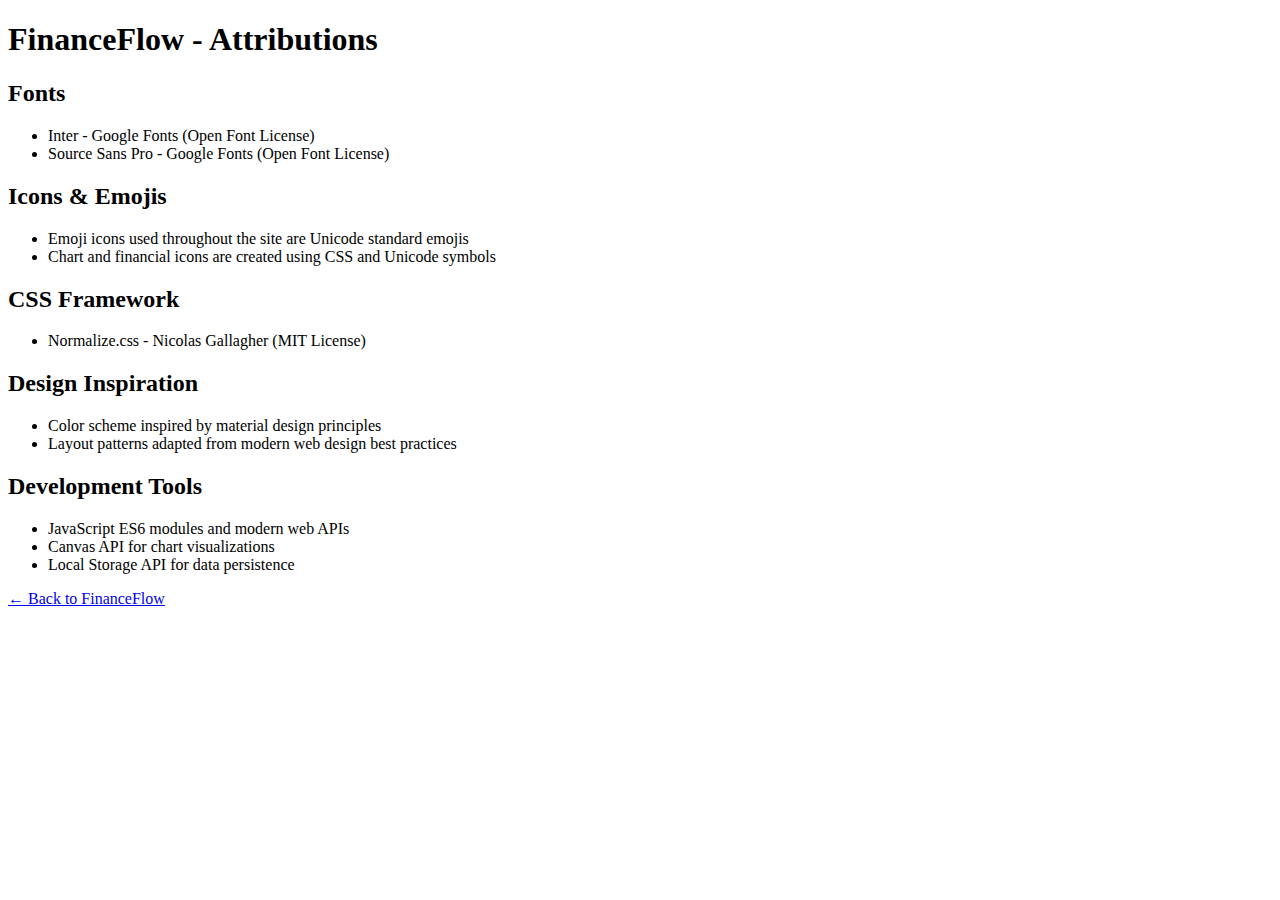
<file: finalproject/attributions.html>
<!DOCTYPE html>
<html lang="en">
<head>
    <meta charset="UTF-8">
    <meta name="viewport" content="width=device-width, initial-scale=1.0">
    <title>Attributions - FinanceFlow</title>
</head>
<body>
    <h1>FinanceFlow - Attributions</h1>
    
    <h2>Fonts</h2>
    <ul>
        <li>Inter - Google Fonts (Open Font License)</li>
        <li>Source Sans Pro - Google Fonts (Open Font License)</li>
    </ul>
    
    <h2>Icons & Emojis</h2>
    <ul>
        <li>Emoji icons used throughout the site are Unicode standard emojis</li>
        <li>Chart and financial icons are created using CSS and Unicode symbols</li>
    </ul>
    
    <h2>CSS Framework</h2>
    <ul>
        <li>Normalize.css - Nicolas Gallagher (MIT License)</li>
    </ul>
    
    <h2>Design Inspiration</h2>
    <ul>
        <li>Color scheme inspired by material design principles</li>
        <li>Layout patterns adapted from modern web design best practices</li>
    </ul>
    
    <h2>Development Tools</h2>
    <ul>
        <li>JavaScript ES6 modules and modern web APIs</li>
        <li>Canvas API for chart visualizations</li>
        <li>Local Storage API for data persistence</li>
    </ul>
    
    <p><a href="index.html">← Back to FinanceFlow</a></p>
</body>
</html>
</file>
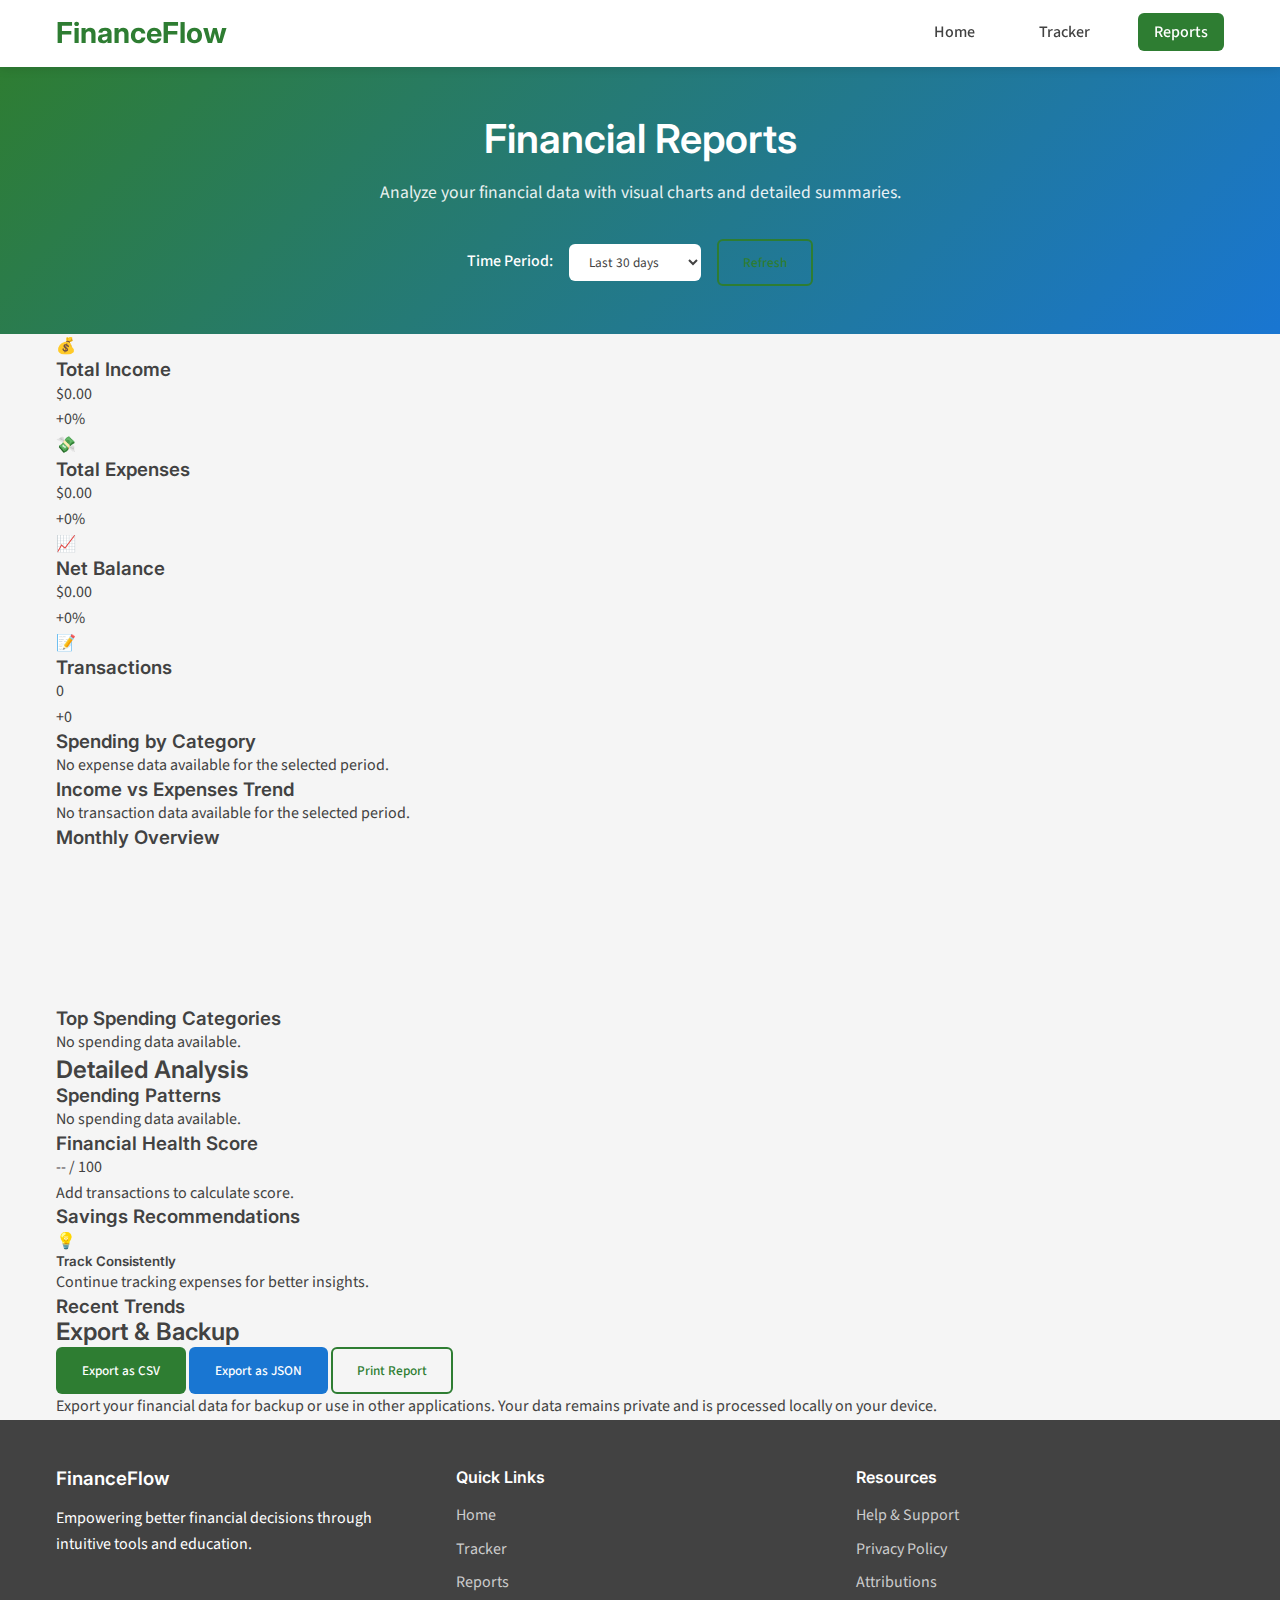
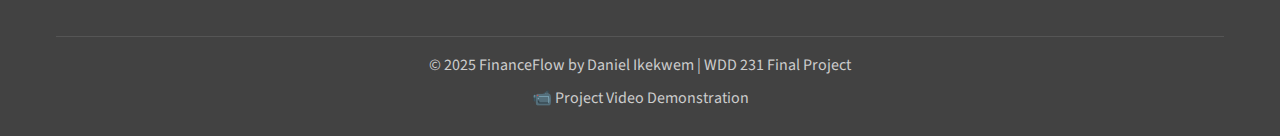
<file: finalproject/reports.html>
<!DOCTYPE html>
<html lang="en">
<head>
    <meta charset="UTF-8">
    <meta name="viewport" content="width=device-width, initial-scale=1.0">
    <meta name="description" content="View detailed financial reports and charts with FinanceFlow. Analyze your spending patterns, income trends, and financial progress.">
    <meta name="author" content="Daniel Ikekwem">
    <title>Reports - FinanceFlow</title>
    
    <!-- Favicon -->
    <link rel="icon" type="image/x-icon" href="images/favicon.ico">
    
    <!-- Open Graph / Social Media -->
    <meta property="og:type" content="website">
    <meta property="og:title" content="Reports - FinanceFlow">
    <meta property="og:description" content="Analyze your financial data with detailed reports and visual charts.">
    <meta property="og:image" content="images/financeflow-reports.jpg">
    
    <!-- Styles -->
    <link rel="stylesheet" href="styles/styles.css">
</head>
<body>
    <header>
        <nav class="navbar">
            <div class="nav-container">
                <div class="nav-logo">
                    <h1>FinanceFlow</h1>
                </div>
                <button class="nav-toggle" id="nav-toggle" aria-label="Toggle navigation">
                    <span class="hamburger"></span>
                </button>
                <ul class="nav-menu" id="nav-menu">
                    <li class="nav-item">
                        <a href="index.html" class="nav-link">Home</a>
                    </li>
                    <li class="nav-item">
                        <a href="tracker.html" class="nav-link">Tracker</a>
                    </li>
                    <li class="nav-item">
                        <a href="reports.html" class="nav-link active">Reports</a>
                    </li>
                </ul>
            </div>
        </nav>
    </header>

    <main class="reports-main">
        <!-- Page Header -->
        <section class="page-header">
            <div class="container">
                <h1>Financial Reports</h1>
                <p>Analyze your financial data with visual charts and detailed summaries.</p>
                
                <!-- Date Range Filter -->
                <div class="date-filter">
                    <label for="date-range">Time Period:</label>
                    <select id="date-range">
                        <option value="7">Last 7 days</option>
                        <option value="30" selected>Last 30 days</option>
                        <option value="90">Last 3 months</option>
                        <option value="365">Last year</option>
                        <option value="all">All time</option>
                    </select>
                    <button class="btn btn-outline" id="refresh-reports">Refresh</button>
                </div>
            </div>
        </section>

        <!-- Summary Statistics -->
        <section class="report-summary">
            <div class="container">
                <div class="summary-grid">
                    <div class="summary-stat income">
                        <div class="stat-icon">💰</div>
                        <div class="stat-content">
                            <h3>Total Income</h3>
                            <p class="stat-amount" id="report-total-income">$0.00</p>
                            <span class="stat-change" id="income-change">+0%</span>
                        </div>
                    </div>
                    <div class="summary-stat expense">
                        <div class="stat-icon">💸</div>
                        <div class="stat-content">
                            <h3>Total Expenses</h3>
                            <p class="stat-amount" id="report-total-expenses">$0.00</p>
                            <span class="stat-change" id="expense-change">+0%</span>
                        </div>
                    </div>
                    <div class="summary-stat balance">
                        <div class="stat-icon">📈</div>
                        <div class="stat-content">
                            <h3>Net Balance</h3>
                            <p class="stat-amount" id="report-net-balance">$0.00</p>
                            <span class="stat-change" id="balance-change">+0%</span>
                        </div>
                    </div>
                    <div class="summary-stat transactions">
                        <div class="stat-icon">📝</div>
                        <div class="stat-content">
                            <h3>Transactions</h3>
                            <p class="stat-amount" id="report-transaction-count">0</p>
                            <span class="stat-change" id="transaction-change">+0</span>
                        </div>
                    </div>
                </div>
            </div>
        </section>

        <!-- Charts Section -->
        <section class="charts-section">
            <div class="container">
                <div class="charts-grid">
                    <!-- Spending by Category Chart -->
                    <div class="chart-container">
                        <h3>Spending by Category</h3>
                        <div class="chart-wrapper">
                            <canvas id="category-chart" class="chart"></canvas>
                            <div class="chart-legend" id="category-legend"></div>
                        </div>
                        <div class="chart-empty" id="category-empty" style="display: none;">
                            <p>No expense data available for the selected period.</p>
                        </div>
                    </div>

                    <!-- Income vs Expenses Over Time -->
                    <div class="chart-container">
                        <h3>Income vs Expenses Trend</h3>
                        <div class="chart-wrapper">
                            <canvas id="trend-chart" class="chart"></canvas>
                        </div>
                        <div class="chart-empty" id="trend-empty" style="display: none;">
                            <p>No transaction data available for the selected period.</p>
                        </div>
                    </div>

                    <!-- Monthly Overview -->
                    <div class="chart-container">
                        <h3>Monthly Overview</h3>
                        <div class="chart-wrapper">
                            <canvas id="monthly-chart" class="chart"></canvas>
                        </div>
                        <div class="chart-empty" id="monthly-empty" style="display: none;">
                            <p>No monthly data available.</p>
                        </div>
                    </div>

                    <!-- Top Spending Categories -->
                    <div class="chart-container">
                        <h3>Top Spending Categories</h3>
                        <div class="top-categories" id="top-categories">
                            <!-- Will be populated by JavaScript -->
                        </div>
                        <div class="chart-empty" id="top-categories-empty" style="display: none;">
                            <p>No spending data available.</p>
                        </div>
                    </div>
                </div>
            </div>
        </section>

        <!-- Detailed Analysis -->
        <section class="detailed-analysis">
            <div class="container">
                <h2>Detailed Analysis</h2>
                <div class="analysis-grid">
                    <!-- Spending Patterns -->
                    <div class="analysis-card">
                        <h3>Spending Patterns</h3>
                        <div class="pattern-list" id="spending-patterns">
                            <!-- Will be populated by JavaScript -->
                        </div>
                    </div>

                    <!-- Financial Health Score -->
                    <div class="analysis-card">
                        <h3>Financial Health Score</h3>
                        <div class="health-score">
                            <div class="score-circle">
                                <span class="score-number" id="health-score">--</span>
                                <span class="score-label">/ 100</span>
                            </div>
                            <div class="score-description" id="health-description">
                                Add more transactions to calculate your financial health score.
                            </div>
                        </div>
                    </div>

                    <!-- Savings Recommendations -->
                    <div class="analysis-card">
                        <h3>Savings Recommendations</h3>
                        <div class="recommendations" id="savings-recommendations">
                            <!-- Will be populated by JavaScript -->
                        </div>
                    </div>

                    <!-- Recent Trends -->
                    <div class="analysis-card">
                        <h3>Recent Trends</h3>
                        <div class="trends-list" id="recent-trends">
                            <!-- Will be populated by JavaScript -->
                        </div>
                    </div>
                </div>
            </div>
        </section>

        <!-- Export Options -->
        <section class="export-section">
            <div class="container">
                <h2>Export & Backup</h2>
                <div class="export-options">
                    <button class="btn btn-primary" id="export-csv">Export as CSV</button>
                    <button class="btn btn-secondary" id="export-json">Export as JSON</button>
                    <button class="btn btn-outline" id="print-report">Print Report</button>
                </div>
                <p class="export-note">
                    Export your financial data for backup or use in other applications. 
                    Your data remains private and is processed locally on your device.
                </p>
            </div>
        </section>
    </main>

    <footer>
        <div class="container">
            <div class="footer-content">
                <div class="footer-section">
                    <h3>FinanceFlow</h3>
                    <p>Empowering better financial decisions through intuitive tools and education.</p>
                </div>
                <div class="footer-section">
                    <h4>Quick Links</h4>
                    <ul>
                        <li><a href="index.html">Home</a></li>
                        <li><a href="tracker.html">Tracker</a></li>
                        <li><a href="reports.html">Reports</a></li>
                    </ul>
                </div>
                <div class="footer-section">
                    <h4>Resources</h4>
                    <ul>
                        <li><a href="#" id="help-link">Help & Support</a></li>
                        <li><a href="#" id="privacy-link">Privacy Policy</a></li>
                        <li><a href="attributions.html">Attributions</a></li>
                    </ul>
                </div>
            </div>
            <div class="footer-bottom">
                <p>&copy; 2025 FinanceFlow by Daniel Ikekwem | WDD 231 Final Project</p>
                <p><a href="#" id="video-link">📹 Project Video Demonstration</a></p>
            </div>
        </div>
    </footer>

    <!-- Chart Detail Modal -->
    <div id="chart-modal" class="modal">
        <div class="modal-content">
            <span class="close">&times;</span>
            <h3 id="modal-chart-title">Chart Details</h3>
            <div class="chart-detail-content" id="chart-detail-content">
                <!-- Chart details will be populated by JavaScript -->
            </div>
            <div class="modal-actions">
                <button class="btn btn-primary" id="close-chart-modal">Close</button>
            </div>
        </div>
    </div>

    <!-- Scripts -->
    <script type="module" src="scripts/reports.js"></script>
</body>
</html>
</file>
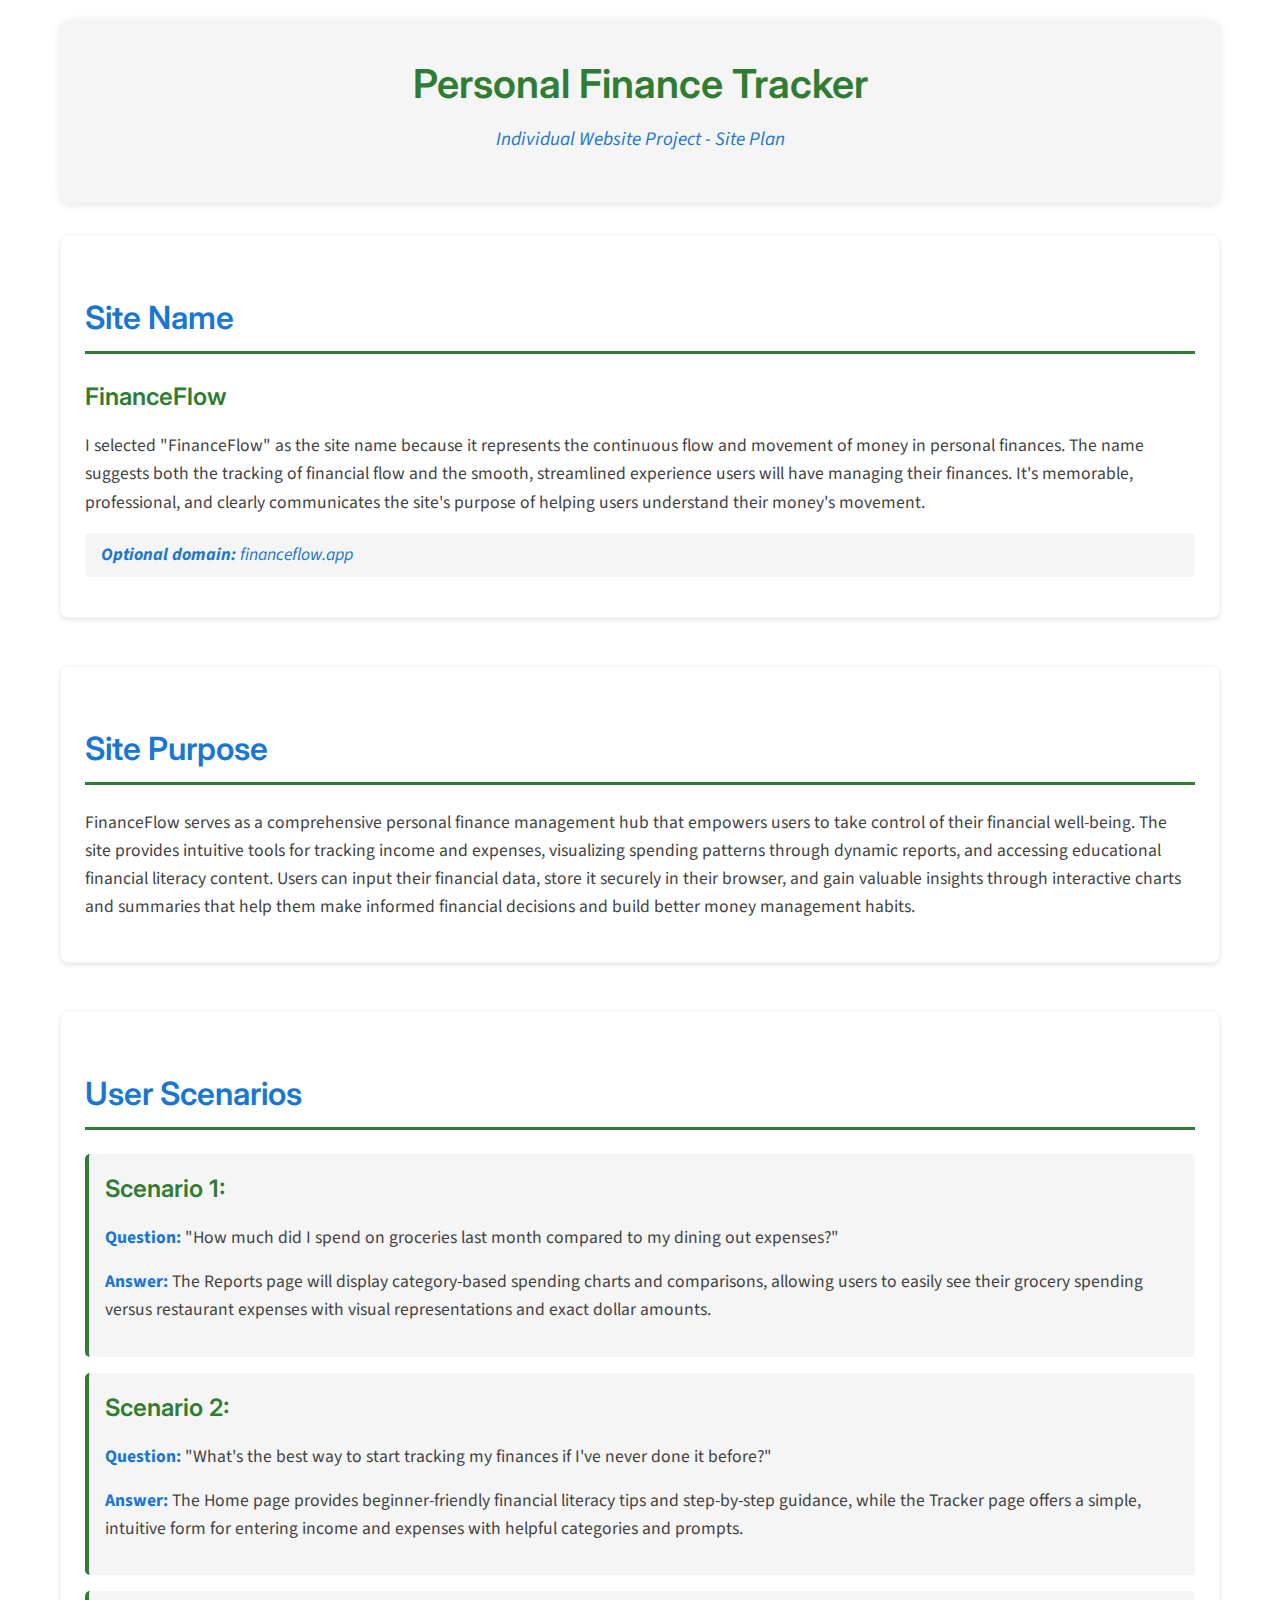
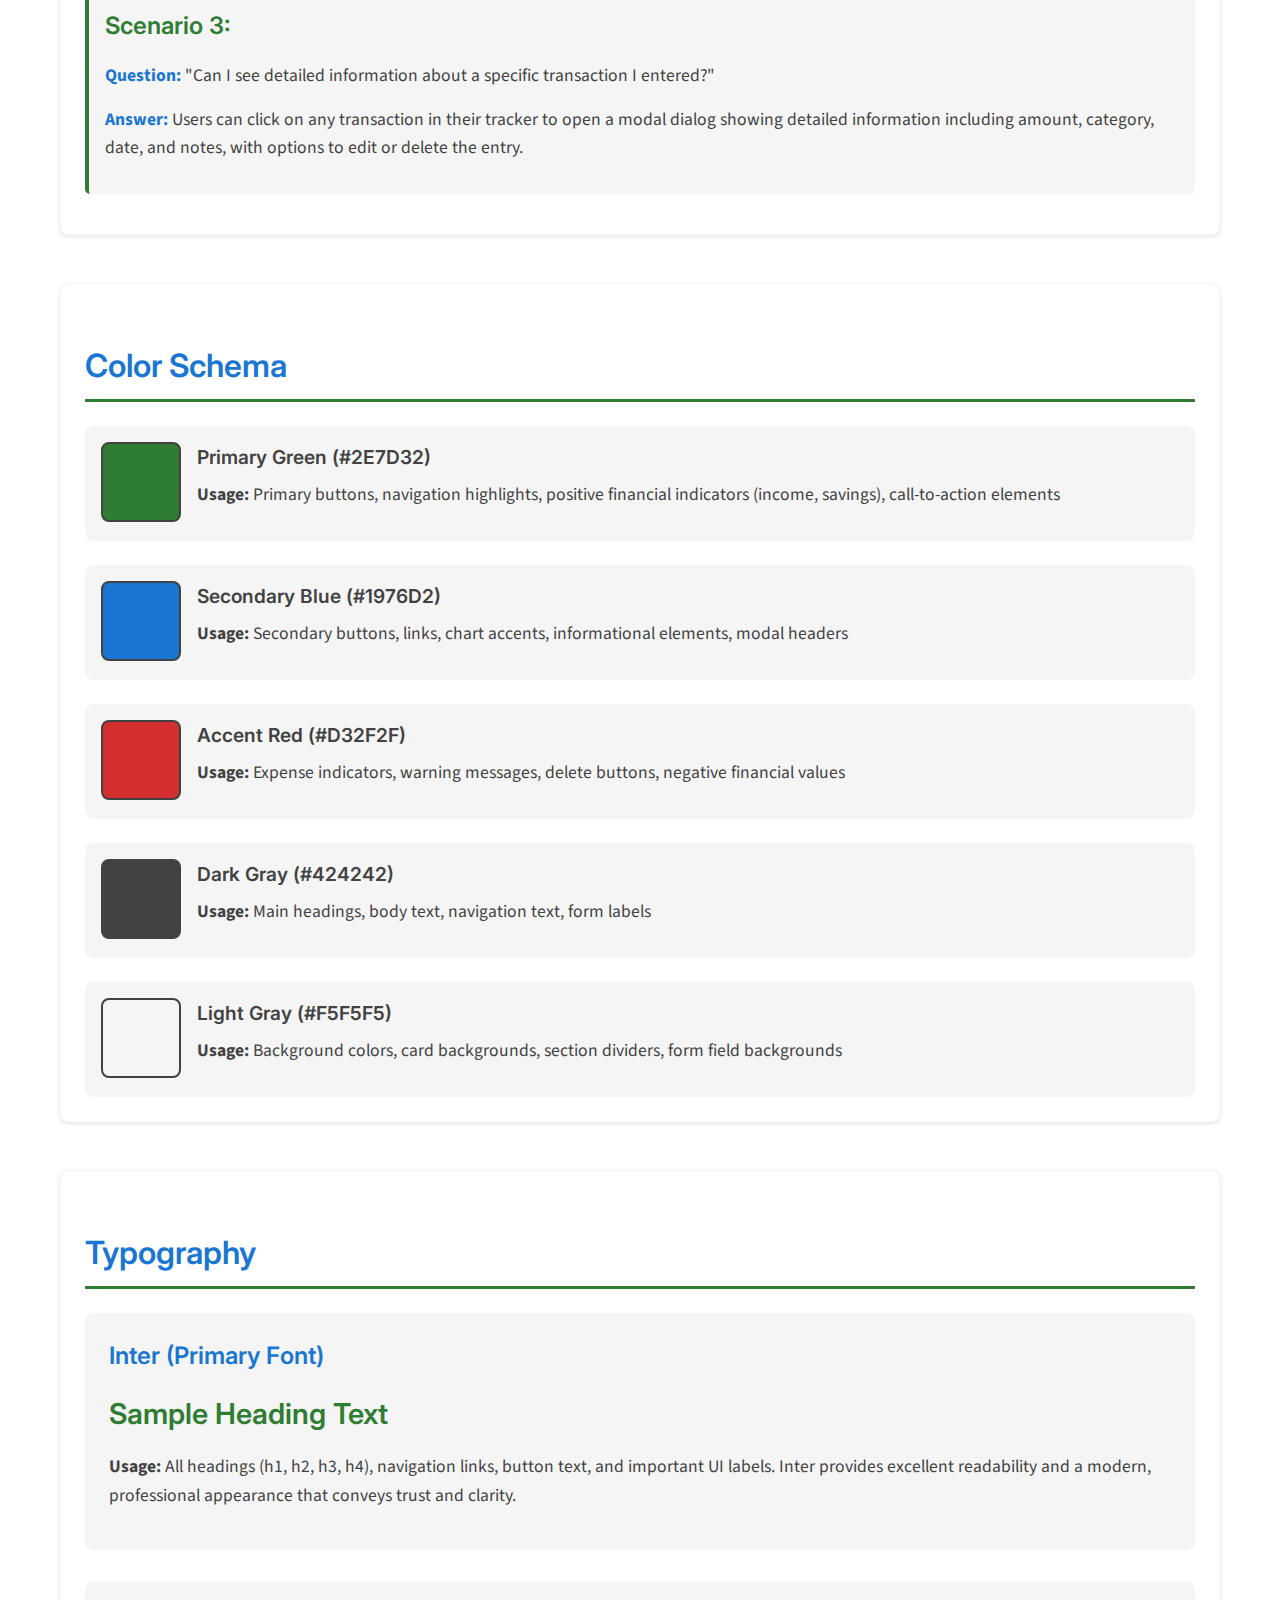
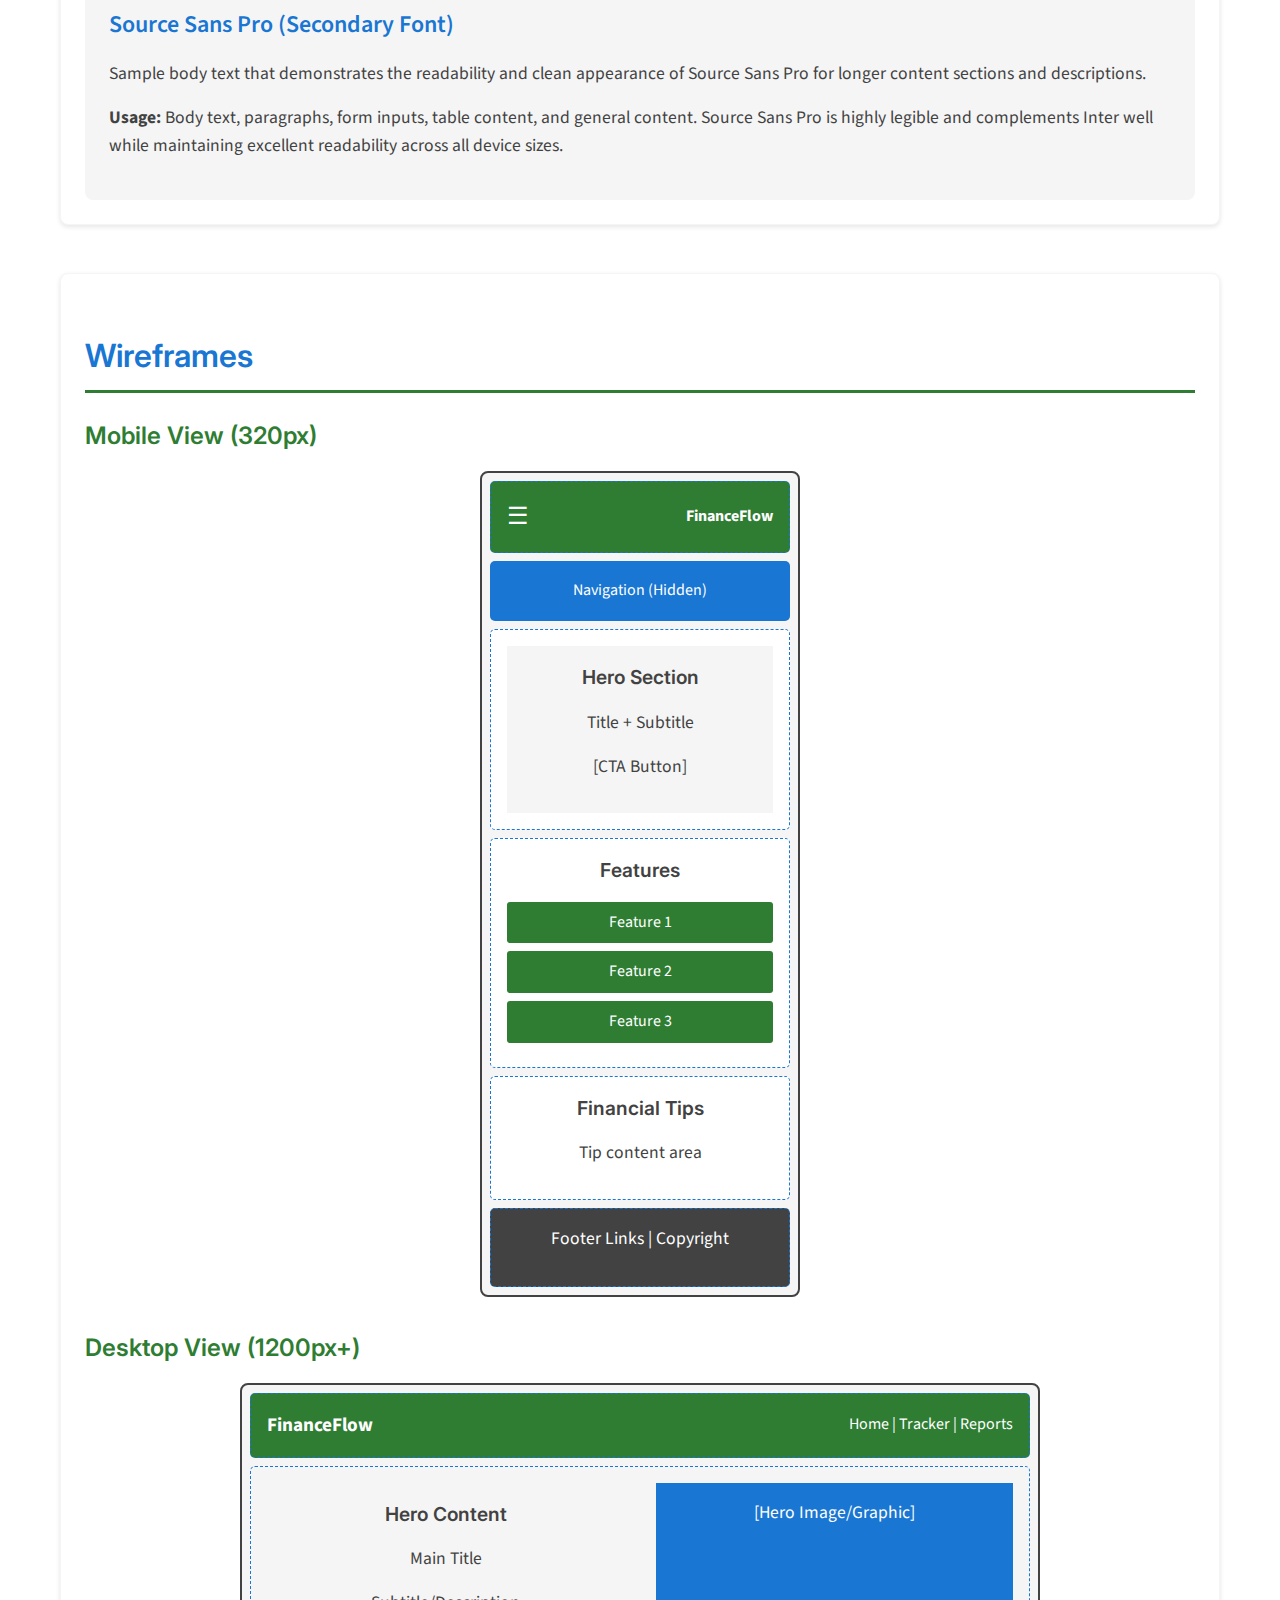
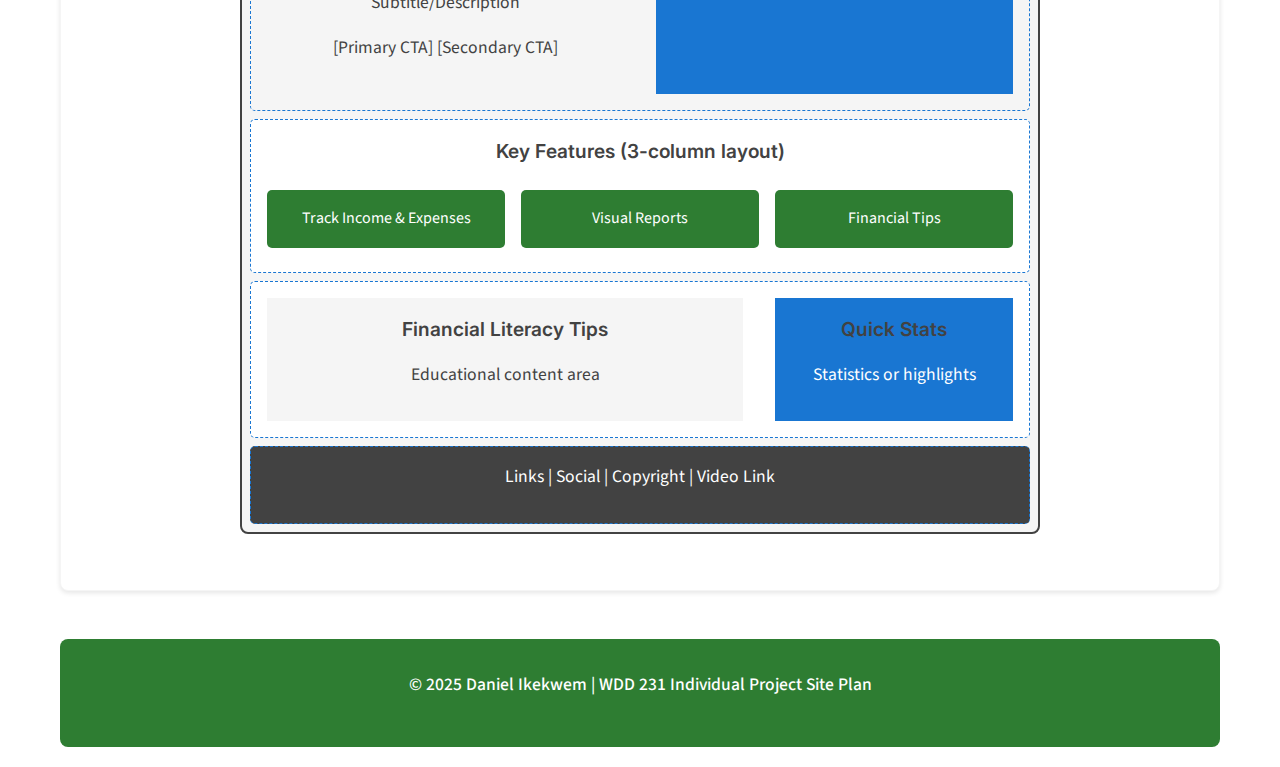
<file: finalproject/site-plan.html>
<!DOCTYPE html>
<html lang="en">
<head>
    <meta charset="UTF-8">
    <meta name="viewport" content="width=device-width, initial-scale=1.0">
    <meta name="description" content="Site plan for Personal Finance Tracker - a comprehensive planning document for the individual website project">
    <meta name="author" content="Daniel Khito">
    <title>Personal Finance Tracker - Site Plan</title>
    <link rel="stylesheet" href="styles/site-plan.css">
</head>
<body>
    <header>
        <h1>Personal Finance Tracker</h1>
        <p class="subtitle">Individual Website Project - Site Plan</p>
    </header>

    <main>
        <section class="site-name">
            <h2>Site Name</h2>
            <h3>FinanceFlow</h3>
            <p>I selected "FinanceFlow" as the site name because it represents the continuous flow and movement of money in personal finances. The name suggests both the tracking of financial flow and the smooth, streamlined experience users will have managing their finances. It's memorable, professional, and clearly communicates the site's purpose of helping users understand their money's movement.</p>
            <p class="domain-note"><strong>Optional domain:</strong> financeflow.app</p>
        </section>

        <section class="site-purpose">
            <h2>Site Purpose</h2>
            <p>FinanceFlow serves as a comprehensive personal finance management hub that empowers users to take control of their financial well-being. The site provides intuitive tools for tracking income and expenses, visualizing spending patterns through dynamic reports, and accessing educational financial literacy content. Users can input their financial data, store it securely in their browser, and gain valuable insights through interactive charts and summaries that help them make informed financial decisions and build better money management habits.</p>
        </section>

        <section class="scenarios">
            <h2>User Scenarios</h2>
            <div class="scenario">
                <h3>Scenario 1:</h3>
                <p><strong>Question:</strong> "How much did I spend on groceries last month compared to my dining out expenses?"</p>
                <p><strong>Answer:</strong> The Reports page will display category-based spending charts and comparisons, allowing users to easily see their grocery spending versus restaurant expenses with visual representations and exact dollar amounts.</p>
            </div>
            <div class="scenario">
                <h3>Scenario 2:</h3>
                <p><strong>Question:</strong> "What's the best way to start tracking my finances if I've never done it before?"</p>
                <p><strong>Answer:</strong> The Home page provides beginner-friendly financial literacy tips and step-by-step guidance, while the Tracker page offers a simple, intuitive form for entering income and expenses with helpful categories and prompts.</p>
            </div>
            <div class="scenario">
                <h3>Scenario 3:</h3>
                <p><strong>Question:</strong> "Can I see detailed information about a specific transaction I entered?"</p>
                <p><strong>Answer:</strong> Users can click on any transaction in their tracker to open a modal dialog showing detailed information including amount, category, date, and notes, with options to edit or delete the entry.</p>
            </div>
        </section>

        <section class="color-schema">
            <h2>Color Schema</h2>
            <div class="color-palette">
                <div class="color-item">
                    <div class="color-swatch primary"></div>
                    <div class="color-info">
                        <h4>Primary Green (#2E7D32)</h4>
                        <p><strong>Usage:</strong> Primary buttons, navigation highlights, positive financial indicators (income, savings), call-to-action elements</p>
                    </div>
                </div>
                <div class="color-item">
                    <div class="color-swatch secondary"></div>
                    <div class="color-info">
                        <h4>Secondary Blue (#1976D2)</h4>
                        <p><strong>Usage:</strong> Secondary buttons, links, chart accents, informational elements, modal headers</p>
                    </div>
                </div>
                <div class="color-item">
                    <div class="color-swatch accent"></div>
                    <div class="color-info">
                        <h4>Accent Red (#D32F2F)</h4>
                        <p><strong>Usage:</strong> Expense indicators, warning messages, delete buttons, negative financial values</p>
                    </div>
                </div>
                <div class="color-item">
                    <div class="color-swatch neutral-dark"></div>
                    <div class="color-info">
                        <h4>Dark Gray (#424242)</h4>
                        <p><strong>Usage:</strong> Main headings, body text, navigation text, form labels</p>
                    </div>
                </div>
                <div class="color-item">
                    <div class="color-swatch neutral-light"></div>
                    <div class="color-info">
                        <h4>Light Gray (#F5F5F5)</h4>
                        <p><strong>Usage:</strong> Background colors, card backgrounds, section dividers, form field backgrounds</p>
                    </div>
                </div>
            </div>
        </section>

        <section class="typography">
            <h2>Typography</h2>
            <div class="font-selection">
                <div class="font-item">
                    <h3 class="font-heading">Inter (Primary Font)</h3>
                    <p class="font-example-heading">Sample Heading Text</p>
                    <p><strong>Usage:</strong> All headings (h1, h2, h3, h4), navigation links, button text, and important UI labels. Inter provides excellent readability and a modern, professional appearance that conveys trust and clarity.</p>
                </div>
                <div class="font-item">
                    <h3 class="font-body">Source Sans Pro (Secondary Font)</h3>
                    <p class="font-example-body">Sample body text that demonstrates the readability and clean appearance of Source Sans Pro for longer content sections and descriptions.</p>
                    <p><strong>Usage:</strong> Body text, paragraphs, form inputs, table content, and general content. Source Sans Pro is highly legible and complements Inter well while maintaining excellent readability across all device sizes.</p>
                </div>
            </div>
        </section>

        <section class="wireframes">
            <h2>Wireframes</h2>
            
            <div class="wireframe-container">
                <h3>Mobile View (320px)</h3>
                <div class="wireframe mobile">
                    <div class="wireframe-section header">
                        <div class="hamburger">☰</div>
                        <div class="logo">FinanceFlow</div>
                    </div>
                    <div class="wireframe-section nav-mobile">Navigation (Hidden)</div>
                    <div class="wireframe-section hero">
                        <div class="hero-content">
                            <h4>Hero Section</h4>
                            <p>Title + Subtitle</p>
                            <p>[CTA Button]</p>
                        </div>
                    </div>
                    <div class="wireframe-section features">
                        <h4>Features</h4>
                        <div class="feature-card">Feature 1</div>
                        <div class="feature-card">Feature 2</div>
                        <div class="feature-card">Feature 3</div>
                    </div>
                    <div class="wireframe-section tips">
                        <h4>Financial Tips</h4>
                        <p>Tip content area</p>
                    </div>
                    <div class="wireframe-section footer-mobile">
                        <p>Footer Links | Copyright</p>
                    </div>
                </div>
            </div>

            <div class="wireframe-container">
                <h3>Desktop View (1200px+)</h3>
                <div class="wireframe desktop">
                    <div class="wireframe-section header-desktop">
                        <div class="logo-desktop">FinanceFlow</div>
                        <div class="nav-desktop">Home | Tracker | Reports</div>
                    </div>
                    <div class="wireframe-section hero-desktop">
                        <div class="hero-left">
                            <h4>Hero Content</h4>
                            <p>Main Title</p>
                            <p>Subtitle/Description</p>
                            <p>[Primary CTA] [Secondary CTA]</p>
                        </div>
                        <div class="hero-right">
                            <p>[Hero Image/Graphic]</p>
                        </div>
                    </div>
                    <div class="wireframe-section features-desktop">
                        <h4>Key Features (3-column layout)</h4>
                        <div class="features-grid">
                            <div class="feature-card">Track Income & Expenses</div>
                            <div class="feature-card">Visual Reports</div>
                            <div class="feature-card">Financial Tips</div>
                        </div>
                    </div>
                    <div class="wireframe-section tips-desktop">
                        <div class="tips-content">
                            <h4>Financial Literacy Tips</h4>
                            <p>Educational content area</p>
                        </div>
                        <div class="tips-sidebar">
                            <h4>Quick Stats</h4>
                            <p>Statistics or highlights</p>
                        </div>
                    </div>
                    <div class="wireframe-section footer-desktop">
                        <div class="footer-content">
                            <p>Links | Social | Copyright | Video Link</p>
                        </div>
                    </div>
                </div>
            </div>
        </section>
    </main>

    <footer>
        <p>&copy; 2025 Daniel Ikekwem | WDD 231 Individual Project Site Plan</p>
    </footer>
</body>
</html>
</file>
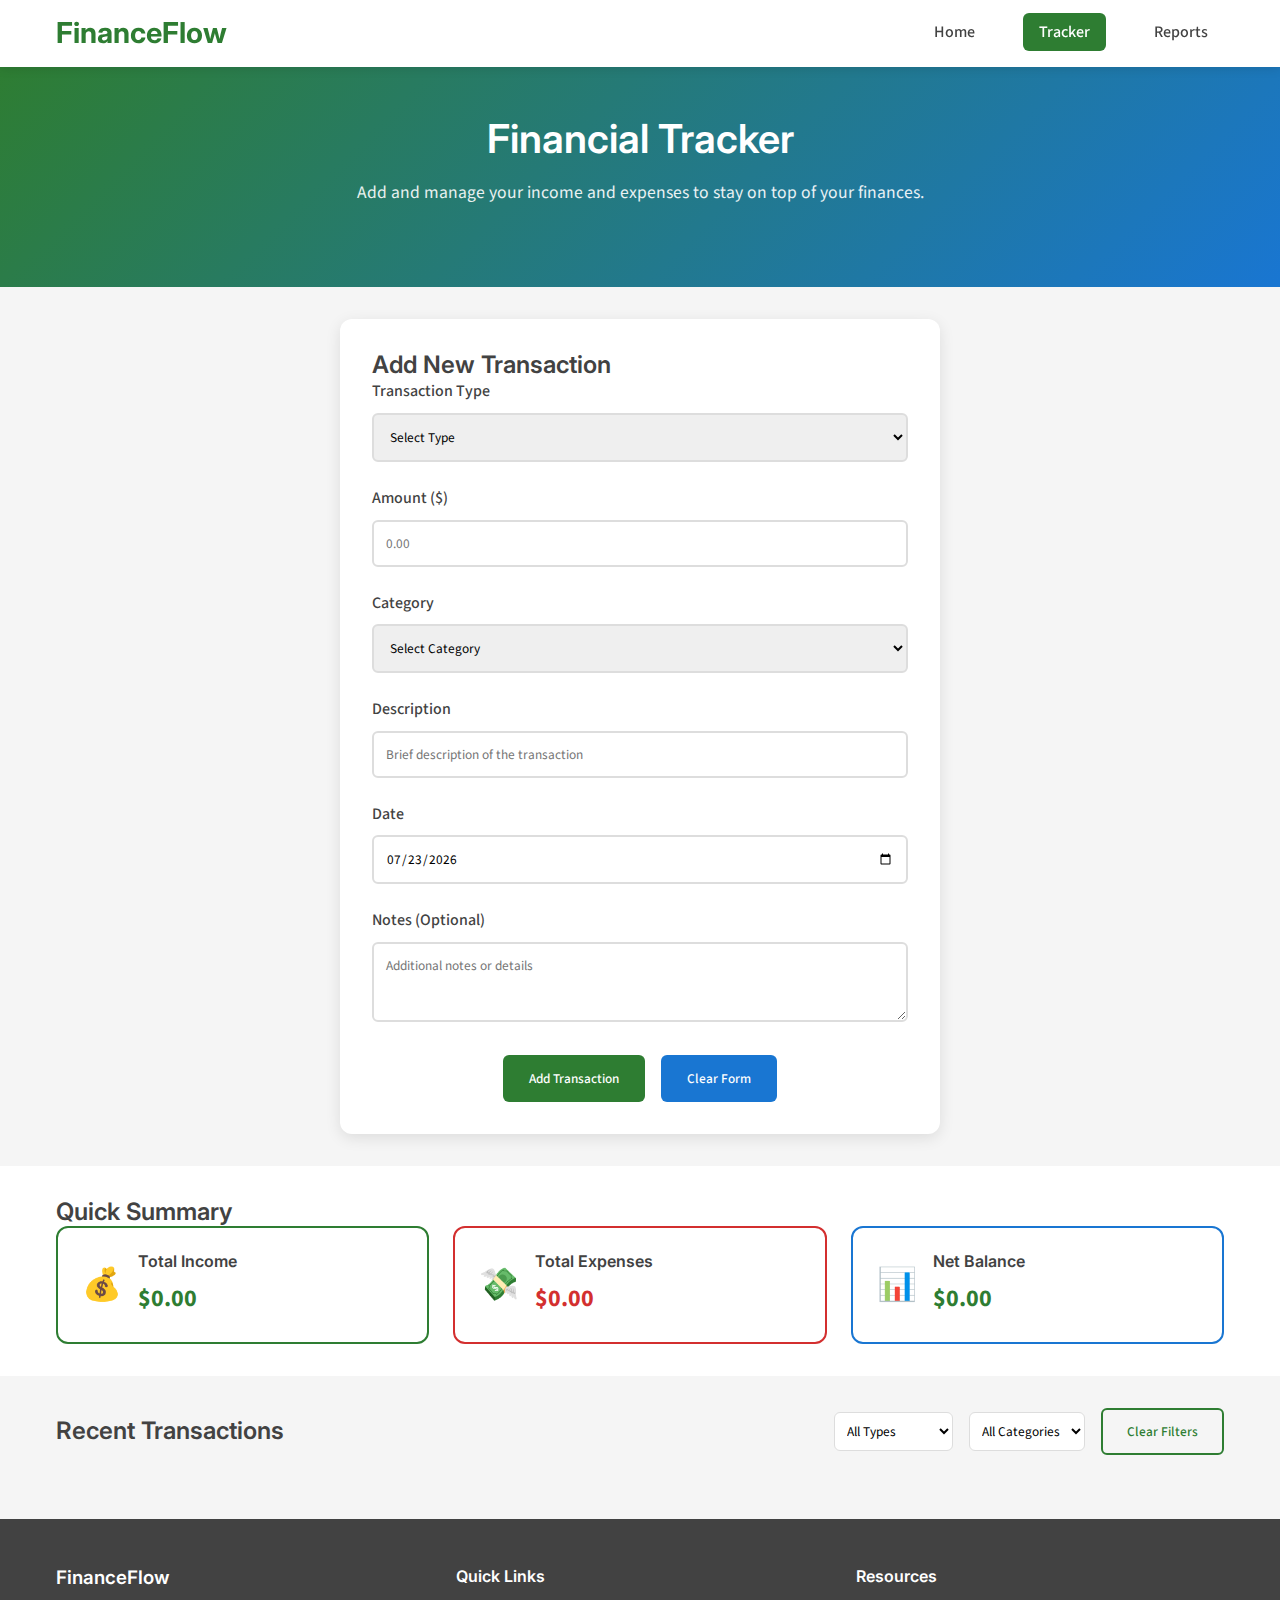
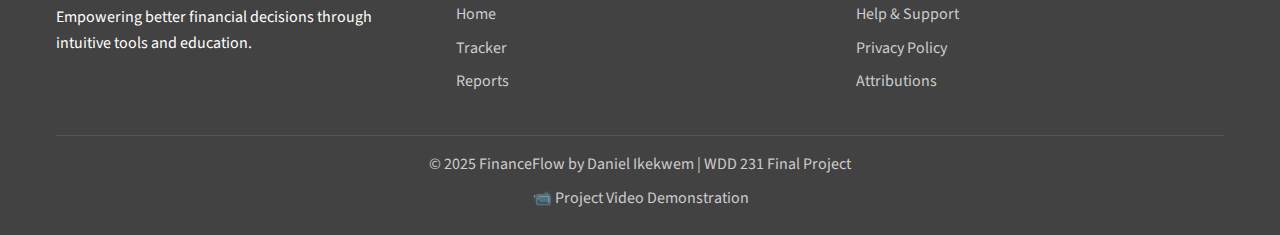
<file: finalproject/tracker.html>
<!DOCTYPE html>
<html lang="en">
<head>
    <meta charset="UTF-8">
    <meta name="viewport" content="width=device-width, initial-scale=1.0">
    <meta name="description" content="Track your income and expenses with FinanceFlow's intuitive transaction tracker. Add, edit, and manage your financial data.">
    <meta name="author" content="Daniel Ikekwem">
    <title>Tracker - FinanceFlow</title>
    
    <!-- Favicon -->
    <link rel="icon" type="image/x-icon" href="images/favicon.ico">
    
    <!-- Open Graph / Social Media -->
    <meta property="og:type" content="website">
    <meta property="og:title" content="Tracker - FinanceFlow">
    <meta property="og:description" content="Track your income and expenses with our intuitive transaction tracker.">
    <meta property="og:image" content="images/financeflow-tracker.jpg">
    
    <!-- Styles -->
    <link rel="stylesheet" href="styles/styles.css">
</head>
<body>
    <header>
        <nav class="navbar">
            <div class="nav-container">
                <div class="nav-logo">
                    <h1>FinanceFlow</h1>
                </div>
                <button class="nav-toggle" id="nav-toggle" aria-label="Toggle navigation">
                    <span class="hamburger"></span>
                </button>
                <ul class="nav-menu" id="nav-menu">
                    <li class="nav-item">
                        <a href="index.html" class="nav-link">Home</a>
                    </li>
                    <li class="nav-item">
                        <a href="tracker.html" class="nav-link active">Tracker</a>
                    </li>
                    <li class="nav-item">
                        <a href="reports.html" class="nav-link">Reports</a>
                    </li>
                </ul>
            </div>
        </nav>
    </header>

    <main class="tracker-main">
        <!-- Page Header -->
        <section class="page-header">
            <div class="container">
                <h1>Financial Tracker</h1>
                <p>Add and manage your income and expenses to stay on top of your finances.</p>
            </div>
        </section>

        <!-- Transaction Form -->
        <section class="transaction-form-section">
            <div class="container">
                <div class="form-container">
                    <h2>Add New Transaction</h2>
                    <form id="transaction-form" class="transaction-form">
                        <div class="form-group">
                            <label for="transaction-type">Transaction Type</label>
                            <select id="transaction-type" name="type" required>
                                <option value="">Select Type</option>
                                <option value="income">Income</option>
                                <option value="expense">Expense</option>
                            </select>
                        </div>

                        <div class="form-group">
                            <label for="transaction-amount">Amount ($)</label>
                            <input type="number" id="transaction-amount" name="amount" 
                                   step="0.01" min="0" placeholder="0.00" required>
                        </div>

                        <div class="form-group">
                            <label for="transaction-category">Category</label>
                            <select id="transaction-category" name="category" required>
                                <option value="">Select Category</option>
                                <!-- Categories will be populated by JavaScript -->
                            </select>
                        </div>

                        <div class="form-group">
                            <label for="transaction-description">Description</label>
                            <input type="text" id="transaction-description" name="description" 
                                   placeholder="Brief description of the transaction" required>
                        </div>

                        <div class="form-group">
                            <label for="transaction-date">Date</label>
                            <input type="date" id="transaction-date" name="date" required>
                        </div>

                        <div class="form-group">
                            <label for="transaction-notes">Notes (Optional)</label>
                            <textarea id="transaction-notes" name="notes" 
                                      placeholder="Additional notes or details"></textarea>
                        </div>

                        <div class="form-actions">
                            <button type="submit" class="btn btn-primary">Add Transaction</button>
                            <button type="button" class="btn btn-secondary" id="clear-form">Clear Form</button>
                        </div>
                    </form>
                </div>
            </div>
        </section>

        <!-- Quick Summary -->
        <section class="quick-summary">
            <div class="container">
                <h2>Quick Summary</h2>
                <div class="summary-cards">
                    <div class="summary-card income">
                        <div class="card-icon">💰</div>
                        <div class="card-content">
                            <h3>Total Income</h3>
                            <p class="amount" id="summary-income">$0.00</p>
                        </div>
                    </div>
                    <div class="summary-card expense">
                        <div class="card-icon">💸</div>
                        <div class="card-content">
                            <h3>Total Expenses</h3>
                            <p class="amount" id="summary-expenses">$0.00</p>
                        </div>
                    </div>
                    <div class="summary-card balance">
                        <div class="card-icon">📊</div>
                        <div class="card-content">
                            <h3>Net Balance</h3>
                            <p class="amount" id="summary-balance">$0.00</p>
                        </div>
                    </div>
                </div>
            </div>
        </section>

        <!-- Recent Transactions -->
        <section class="recent-transactions">
            <div class="container">
                <div class="section-header">
                    <h2>Recent Transactions</h2>
                    <div class="filter-controls">
                        <select id="filter-type">
                            <option value="all">All Types</option>
                            <option value="income">Income Only</option>
                            <option value="expense">Expenses Only</option>
                        </select>
                        <select id="filter-category">
                            <option value="all">All Categories</option>
                        </select>
                        <button class="btn btn-outline" id="clear-filters">Clear Filters</button>
                    </div>
                </div>

                <div class="transactions-container">
                    <div class="transactions-list" id="transactions-list">
                        <!-- Transactions will be populated by JavaScript -->
                    </div>
                    
                    <div class="empty-state" id="empty-state" style="display: none;">
                        <div class="empty-icon">📝</div>
                        <h3>No transactions yet</h3>
                        <p>Start by adding your first income or expense transaction above.</p>
                        <button class="btn btn-primary" onclick="document.getElementById('transaction-amount').focus()">
                            Add First Transaction
                        </button>
                    </div>
                </div>

                <div class="pagination-controls" id="pagination-controls" style="display: none;">
                    <button class="btn btn-outline" id="load-more">Load More</button>
                </div>
            </div>
        </section>
    </main>

    <footer>
        <div class="container">
            <div class="footer-content">
                <div class="footer-section">
                    <h3>FinanceFlow</h3>
                    <p>Empowering better financial decisions through intuitive tools and education.</p>
                </div>
                <div class="footer-section">
                    <h4>Quick Links</h4>
                    <ul>
                        <li><a href="index.html">Home</a></li>
                        <li><a href="tracker.html">Tracker</a></li>
                        <li><a href="reports.html">Reports</a></li>
                    </ul>
                </div>
                <div class="footer-section">
                    <h4>Resources</h4>
                    <ul>
                        <li><a href="#" id="help-link">Help & Support</a></li>
                        <li><a href="#" id="privacy-link">Privacy Policy</a></li>
                        <li><a href="attributions.html">Attributions</a></li>
                    </ul>
                </div>
            </div>
            <div class="footer-bottom">
                <p>&copy; 2025 FinanceFlow by Daniel Ikekwem | WDD 231 Final Project</p>
                <p><a href="#" id="video-link">📹 Project Video Demonstration</a></p>
            </div>
        </div>
    </footer>

    <!-- Transaction Detail Modal -->
    <div id="transaction-modal" class="modal">
        <div class="modal-content">
            <span class="close">&times;</span>
            <h3 id="modal-transaction-title">Transaction Details</h3>
            <div class="transaction-details" id="transaction-details">
                <!-- Transaction details will be populated by JavaScript -->
            </div>
            <div class="modal-actions">
                <button class="btn btn-primary" id="edit-transaction-btn">Edit</button>
                <button class="btn btn-danger" id="delete-transaction-btn">Delete</button>
                <button class="btn btn-secondary" id="close-modal-btn">Close</button>
            </div>
        </div>
    </div>

    <!-- Success/Error Messages -->
    <div id="message-container" class="message-container"></div>

    <!-- Scripts -->
    <script type="module" src="scripts/tracker.js"></script>
</body>
</html>
</file>
<file: chamber/styles/styles.css>
/***************
  VARIABLES
***************/
:root {
  --primary-color: #041C2C;
  --secondary-color: #0B2F4B;
  --accent-color: #234B6E;
  --light-bg: #f4f4f4;
  --text-color: #333;
  --white: #ffffff;
}

/***************
  GLOBAL RESET & BASE
***************/
* {
  box-sizing: border-box;
}
body {
  margin: 0;
  font-family: 'Roboto', sans-serif;
  background-color: var(--light-bg);
  color: var(--text-color);
}

img {
  max-width: 100%;
  height: auto;
  display: block;
}

/***************
  HEADER & NAV
***************/
header {
  background-color: var(--primary-color);
  color: var(--white);
}
.top-bar {
  display: flex;
  align-items: center;
  padding: 0.5rem 1rem;
}
.top-bar h1 {
  margin: 0;
  font-size: 1.5rem;
}
.logo {
  width: 48px;
  height: 48px;
  margin-right: 1rem;
  border-radius: 4px;
}

nav {
  background-color: var(--secondary-color);
  position: relative;
}
#nav-toggle {
  background: none;
  border: none;
  color: var(--white);
  font-size: 1.75rem;
  padding: 0.5rem 1rem;
  cursor: pointer;
  display: none; /* will be shown via media query */
}
nav ul {
  list-style: none;
  padding: 0;
  margin: 0;
  display: flex;
  justify-content: center;
}
nav ul li a {
  display: block;
  padding: 1rem;
  color: var(--white);
  text-decoration: none;
}
nav ul li a:hover,
nav ul li a.current {
  background-color: var(--accent-color);
}

/***************
  VIEW TOGGLE
***************/
.view-toggle {
  margin: 1rem 0;
  text-align: center;
}
.view-toggle button {
  margin: 0 0.5rem;
  padding: 0.5rem 1rem;
  border: none;
  border-radius: 4px;
  background-color: var(--accent-color);
  color: var(--white);
  cursor: pointer;
}
.view-toggle button.active {
  background-color: var(--primary-color);
}

/***************
  MEMBERS GRID & LIST
***************/
#members.grid {
  display: grid;
  grid-template-columns: repeat(auto-fit, minmax(240px, 1fr));
  gap: 1rem;
}
#members.list {
  display: block;
}
.member-card {
  background-color: var(--white);
  padding: 1rem;
  border-radius: 8px;
  box-shadow: 0 2px 4px rgba(0,0,0,0.1);
  text-align: center;
}
#members.list .member-card {
  display: flex;
  align-items: center;
  gap: 1rem;
  margin-bottom: 1rem;
  text-align: left;
}
#members.list .member-card img {
  width: 64px;
  height: 64px;
}

/***************
  FOOTER
***************/
footer {
  background-color: var(--primary-color);
  color: var(--white);
  text-align: center;
  padding: 1rem;
}

/***************
  MEDIA QUERIES
***************/
@media (max-width: 600px) {
  #nav-toggle {
    display: block;
  }
  nav ul {
    display: none;
    flex-direction: column;
  }
  nav ul.active {
    display: flex;
  }
}

/***************
  HOME PAGE
***************/
main {
  padding: 1rem;
}

.hero {
  position: relative;
  margin-bottom: 1rem;
}

.hero img {
  width: 100%;
  height: auto;
}

.hero .cta {
  position: absolute;
  top: 50%;
  left: 50%;
  transform: translate(-50%, -50%);
  background-color: rgba(0, 0, 0, 0.6);
  color: var(--white);
  padding: 1.5rem;
  text-align: center;
  border-radius: 8px;
}

.hero .cta h2 {
  margin-top: 0;
}

.hero .cta a {
  display: inline-block;
  background-color: var(--accent-color);
  color: var(--white);
  padding: 0.75rem 1.5rem;
  text-decoration: none;
  border-radius: 4px;
  margin-top: 1rem;
}

.events, .weather, .spotlights {
  background-color: var(--white);
  padding: 1rem;
  margin-bottom: 1rem;
  border-radius: 8px;
  box-shadow: 0 2px 4px rgba(0,0,0,0.1);
}

#weather-info .current-weather {
  display: flex;
  align-items: center;
  gap: 1rem;
  margin-bottom: 1rem;
}

#weather-info ul {
  list-style: none;
  padding: 0;
}

#spotlight-cards {
  display: grid;
  gap: 1rem;
}

.spotlight-card {
  border: 1px solid #ddd;
  padding: 1rem;
  border-radius: 4px;
}

/* Larger View Layout */
@media (min-width: 768px) {
  main {
    display: grid;
    grid-template-columns: 2fr 1fr;
    grid-template-areas:
      "hero hero"
      "events spotlights"
      "weather spotlights";
    gap: 1rem;
  }

  .hero { grid-area: hero; }
  .events { grid-area: events; }
  .weather { grid-area: weather; }
  .spotlights { grid-area: spotlights; }

  #spotlight-cards {
    display: flex;
    flex-direction: column;
  }

/***************
  DISCOVER PAGE STYLES
***************/

/* Welcome Message Section */
.welcome-message {
  background: linear-gradient(135deg, var(--primary-color), var(--secondary-color));
  color: var(--white);
  padding: 1.5rem;
  margin-bottom: 2rem;
  border-radius: 8px;
  text-align: center;
}

.welcome-message h2 {
  margin: 0 0 0.5rem 0;
  font-size: 1.8rem;
}

#visit-message {
  margin: 0;
  font-size: 1.1rem;
  opacity: 0.9;
}

/* Discover Main Layout - Mobile First */
.discover-main {
  display: grid;
  gap: 1.5rem;
  padding: 1rem;
  grid-template-areas:
    "welcome"
    "content"
    "sidebar";
}

.welcome-message { grid-area: welcome; }
.discover-content { grid-area: content; }
.discover-sidebar { grid-area: sidebar; }

/* Discover Content Section */
.discover-content h1 {
  color: var(--primary-color);
  font-size: 2.2rem;
  margin-bottom: 1rem;
  text-align: center;
}

.intro-text {
  font-size: 1.1rem;
  text-align: center;
  margin-bottom: 2rem;
  color: var(--text-color);
  max-width: 600px;
  margin-left: auto;
  margin-right: auto;
}

/* Discover Cards Grid - Mobile (320px-640px) */
.discover-grid {
  display: grid;
  gap: 1.5rem;
  grid-template-areas:
    "card1"
    "card2"
    "card3"
    "card4"
    "card5"
    "card6"
    "card7"
    "card8";
}

/* Individual Card Styling */
.discover-card {
  background: var(--white);
  border-radius: 12px;
  box-shadow: 0 4px 8px rgba(0, 0, 0, 0.1);
  overflow: hidden;
  transition: transform 0.3s ease, box-shadow 0.3s ease;
}

.discover-card:hover {
  transform: translateY(-5px);
  box-shadow: 0 8px 16px rgba(0, 0, 0, 0.15);
}

.discover-card h2 {
  color: var(--primary-color);
  font-size: 1.3rem;
  margin: 0;
  padding: 1rem 1rem 0.5rem;
  line-height: 1.3;
}

.card-image {
  margin: 0;
  padding: 0 1rem;
}

.card-image img {
  width: 100%;
  height: 200px;
  object-fit: cover;
  border-radius: 8px;
  transition: transform 0.3s ease, filter 0.3s ease;
}

.discover-card address {
  font-style: normal;
  color: var(--accent-color);
  font-size: 0.9rem;
  padding: 0.5rem 1rem;
  margin: 0;
  font-weight: 500;
}

.discover-card p {
  padding: 0 1rem;
  color: var(--text-color);
  line-height: 1.6;
  margin: 0.5rem 0;
}

.learn-more-btn {
  background: var(--accent-color);
  color: var(--white);
  border: none;
  padding: 0.8rem 1.5rem;
  margin: 1rem;
  border-radius: 6px;
  cursor: pointer;
  font-size: 0.9rem;
  font-weight: 500;
  transition: background-color 0.3s ease, transform 0.2s ease;
}

.learn-more-btn:hover {
  background: var(--secondary-color);
  transform: scale(1.05);
}

.learn-more-btn:active {
  transform: scale(0.98);
}

/* Sidebar Styling */
.discover-sidebar {
  background: var(--white);
  border-radius: 12px;
  box-shadow: 0 4px 8px rgba(0, 0, 0, 0.1);
  overflow: hidden;
}

.sidebar-content {
  padding: 1.5rem;
}

.sidebar-content h3 {
  color: var(--primary-color);
  font-size: 1.4rem;
  margin: 0 0 1rem 0;
}

.sidebar-content h4 {
  color: var(--secondary-color);
  font-size: 1.2rem;
  margin: 1.5rem 0 0.5rem 0;
}

.sidebar-content ul {
  list-style: none;
  padding: 0;
  margin: 0;
}

.sidebar-content li {
  padding: 0.5rem 0;
  border-bottom: 1px solid #eee;
  color: var(--text-color);
}

.sidebar-content li:last-child {
  border-bottom: none;
}

.quick-stats {
  background: var(--light-bg);
  padding: 1rem;
  border-radius: 8px;
  margin-top: 1rem;
}

.quick-stats p {
  margin: 0;
  line-height: 1.5;
}

/* Error Message */
.error-message {
  grid-column: 1 / -1;
  text-align: center;
  padding: 2rem;
  background: #ffeaa7;
  border-radius: 8px;
  color: #2d3436;
}

/* Medium Screens (641px - 1024px) */
@media (min-width: 641px) {
  .discover-main {
    grid-template-areas:
      "welcome welcome"
      "content sidebar";
    grid-template-columns: 2fr 1fr;
    padding: 1.5rem;
  }

  .discover-grid {
    grid-template-areas:
      "card1 card2"
      "card3 card4"
      "card5 card6"
      "card7 card8";
    grid-template-columns: 1fr 1fr;
  }

  .discover-card:nth-child(1) { grid-area: card1; }
  .discover-card:nth-child(2) { grid-area: card2; }
  .discover-card:nth-child(3) { grid-area: card3; }
  .discover-card:nth-child(4) { grid-area: card4; }
  .discover-card:nth-child(5) { grid-area: card5; }
  .discover-card:nth-child(6) { grid-area: card6; }
  .discover-card:nth-child(7) { grid-area: card7; }
  .discover-card:nth-child(8) { grid-area: card8; }

  /* Image hover effects for non-mobile */
  .card-image img:hover {
    transform: scale(1.05);
    filter: brightness(1.1) contrast(1.1);
  }
}

/* Large Screens (1025px and above) */
@media (min-width: 1025px) {
  .discover-main {
    max-width: 1200px;
    margin: 0 auto;
    padding: 2rem;
  }

  .discover-grid {
    grid-template-areas:
      "card1 card2 card3 card4"
      "card5 card6 card7 card8";
    grid-template-columns: repeat(4, 1fr);
  }

  .discover-card h2 {
    font-size: 1.2rem;
  }

  .discover-card p {
    font-size: 0.9rem;
  }

  /* Enhanced hover effects for large screens */
  .card-image img:hover {
    transform: scale(1.08);
    filter: brightness(1.15) contrast(1.2) saturate(1.1);
  }

  .discover-content h1 {
    font-size: 2.5rem;
  }

  .intro-text {
    font-size: 1.2rem;
  }
}
}
</file>
<file: finalproject/styles/styles.css>
/* Import Google Fonts */
@import url('https://fonts.googleapis.com/css2?family=Inter:wght@300;400;500;600;700&family=Source+Sans+Pro:wght@300;400;600&display=swap');

/* CSS Variables for Color Schema */
:root {
    --primary-green: #2E7D32;
    --secondary-blue: #1976D2;
    --accent-red: #D32F2F;
    --neutral-dark: #424242;
    --neutral-light: #F5F5F5;
    --white: #FFFFFF;
    --shadow: rgba(0, 0, 0, 0.1);
    --shadow-dark: rgba(0, 0, 0, 0.2);
    --gradient-primary: linear-gradient(135deg, var(--primary-green), var(--secondary-blue));
    --gradient-accent: linear-gradient(135deg, var(--secondary-blue), var(--accent-red));
    --border-radius: 12px;
    --border-radius-small: 6px;
    --transition: all 0.3s ease;
}

/* Reset and Base Styles */
* {
    margin: 0;
    padding: 0;
    box-sizing: border-box;
}

body {
    font-family: 'Source Sans Pro', sans-serif;
    line-height: 1.6;
    color: var(--neutral-dark);
    background-color: var(--neutral-light);
}

h1, h2, h3, h4, h5, h6 {
    font-family: 'Inter', sans-serif;
    font-weight: 600;
    line-height: 1.2;
}

img {
    max-width: 100%;
    height: auto;
    display: block;
}

a {
    text-decoration: none;
    color: inherit;
    transition: var(--transition);
}

button {
    font-family: inherit;
    cursor: pointer;
    border: none;
    transition: var(--transition);
}

input, select, textarea {
    font-family: inherit;
    border: 2px solid #ddd;
    border-radius: var(--border-radius-small);
    padding: 0.75rem;
    transition: var(--transition);
}

input:focus, select:focus, textarea:focus {
    outline: none;
    border-color: var(--primary-green);
    box-shadow: 0 0 0 3px rgba(46, 125, 50, 0.1);
}

/* Container */
.container {
    max-width: 1200px;
    margin: 0 auto;
    padding: 0 1rem;
}

/* Navigation */
.navbar {
    background: var(--white);
    box-shadow: 0 2px 10px var(--shadow);
    position: sticky;
    top: 0;
    z-index: 100;
}

.nav-container {
    display: flex;
    justify-content: space-between;
    align-items: center;
    padding: 1rem;
    max-width: 1200px;
    margin: 0 auto;
}

.nav-logo h1 {
    color: var(--primary-green);
    font-size: 1.8rem;
    font-weight: 700;
}

.nav-menu {
    display: flex;
    list-style: none;
    gap: 2rem;
}

.nav-link {
    color: var(--neutral-dark);
    font-weight: 500;
    padding: 0.5rem 1rem;
    border-radius: var(--border-radius-small);
    transition: var(--transition);
}

.nav-link:hover,
.nav-link.active {
    background: var(--primary-green);
    color: var(--white);
}

.nav-toggle {
    display: none;
    background: none;
    border: none;
    font-size: 1.5rem;
    color: var(--neutral-dark);
}

.hamburger {
    display: block;
    width: 25px;
    height: 3px;
    background: var(--neutral-dark);
    position: relative;
    transition: var(--transition);
}

.hamburger::before,
.hamburger::after {
    content: '';
    position: absolute;
    width: 100%;
    height: 3px;
    background: var(--neutral-dark);
    transition: var(--transition);
}

.hamburger::before {
    top: -8px;
}

.hamburger::after {
    top: 8px;
}

/* Buttons */
.btn {
    display: inline-block;
    padding: 0.75rem 1.5rem;
    border-radius: var(--border-radius-small);
    font-weight: 500;
    text-align: center;
    transition: var(--transition);
    border: 2px solid transparent;
    cursor: pointer;
}

.btn-primary {
    background: var(--primary-green);
    color: var(--white);
}

.btn-primary:hover {
    background: #1B5E20;
    transform: translateY(-2px);
    box-shadow: 0 4px 12px rgba(46, 125, 50, 0.3);
}

.btn-secondary {
    background: var(--secondary-blue);
    color: var(--white);
}

.btn-secondary:hover {
    background: #1565C0;
    transform: translateY(-2px);
    box-shadow: 0 4px 12px rgba(25, 118, 210, 0.3);
}

.btn-outline {
    background: transparent;
    color: var(--primary-green);
    border-color: var(--primary-green);
}

.btn-outline:hover {
    background: var(--primary-green);
    color: var(--white);
}

.btn-danger {
    background: var(--accent-red);
    color: var(--white);
}

.btn-danger:hover {
    background: #B71C1C;
    transform: translateY(-2px);
    box-shadow: 0 4px 12px rgba(211, 47, 47, 0.3);
}

/* Hero Section */
.hero {
    background: var(--gradient-primary);
    color: var(--white);
    padding: 4rem 0;
    min-height: 80vh;
    display: flex;
    align-items: center;
}

.hero-container {
    display: grid;
    grid-template-columns: 1fr 1fr;
    gap: 3rem;
    align-items: center;
    max-width: 1200px;
    margin: 0 auto;
    padding: 0 1rem;
}

.hero h1 {
    font-size: 3rem;
    margin-bottom: 1rem;
    font-weight: 700;
}

.hero-subtitle {
    font-size: 1.2rem;
    margin-bottom: 2rem;
    opacity: 0.9;
    line-height: 1.6;
}

.hero-buttons {
    display: flex;
    gap: 1rem;
    flex-wrap: wrap;
}

.hero-image {
    display: flex;
    justify-content: center;
    align-items: center;
}

.hero-graphic {
    background: rgba(255, 255, 255, 0.1);
    border-radius: var(--border-radius);
    padding: 2rem;
    backdrop-filter: blur(10px);
}

.chart-placeholder {
    display: flex;
    align-items: end;
    gap: 0.5rem;
    height: 200px;
}

.chart-bar {
    width: 30px;
    background: var(--white);
    border-radius: 4px;
    opacity: 0.8;
    transition: var(--transition);
}

.chart-bar:hover {
    opacity: 1;
    transform: scale(1.1);
}

/* Features Section */
.features {
    padding: 4rem 0;
    background: var(--white);
}

.section-title {
    text-align: center;
    font-size: 2.5rem;
    color: var(--primary-green);
    margin-bottom: 3rem;
}

.features-grid {
    display: grid;
    grid-template-columns: repeat(auto-fit, minmax(300px, 1fr));
    gap: 2rem;
}

.feature-card {
    background: var(--white);
    padding: 2rem;
    border-radius: var(--border-radius);
    box-shadow: 0 4px 15px var(--shadow);
    text-align: center;
    transition: var(--transition);
    border: 1px solid #e0e0e0;
}

.feature-card:hover {
    transform: translateY(-5px);
    box-shadow: 0 8px 25px var(--shadow-dark);
}

.feature-icon {
    font-size: 3rem;
    margin-bottom: 1rem;
    display: block;
}

.feature-card h3 {
    color: var(--primary-green);
    margin-bottom: 1rem;
    font-size: 1.3rem;
}

.feature-card p {
    color: var(--neutral-dark);
    line-height: 1.6;
}

/* Tips Section */
.tips-section {
    padding: 4rem 0;
    background: var(--neutral-light);
}

.tips-container {
    display: grid;
    grid-template-columns: repeat(auto-fit, minmax(280px, 1fr));
    gap: 1.5rem;
    margin-bottom: 2rem;
}

.tip-card {
    background: var(--white);
    padding: 1.5rem;
    border-radius: var(--border-radius);
    box-shadow: 0 2px 10px var(--shadow);
    transition: var(--transition);
    cursor: pointer;
}

.tip-card:hover {
    transform: translateY(-3px);
    box-shadow: 0 5px 20px var(--shadow-dark);
}

.tip-card h4 {
    color: var(--secondary-blue);
    margin-bottom: 0.5rem;
}

.tip-card p {
    color: var(--neutral-dark);
    font-size: 0.9rem;
    line-height: 1.5;
}

/* Quick Stats */
.quick-stats {
    padding: 4rem 0;
    background: var(--white);
}

.stats-grid {
    display: grid;
    grid-template-columns: repeat(auto-fit, minmax(200px, 1fr));
    gap: 1.5rem;
    margin-bottom: 2rem;
}

.stat-card {
    background: var(--gradient-primary);
    color: var(--white);
    padding: 2rem;
    border-radius: var(--border-radius);
    text-align: center;
    transition: var(--transition);
}

.stat-card:hover {
    transform: scale(1.05);
}

.stat-number {
    font-size: 2.5rem;
    font-weight: 700;
    display: block;
    margin-bottom: 0.5rem;
}

.stat-label {
    font-size: 1rem;
    opacity: 0.9;
}

.stats-actions {
    text-align: center;
    display: flex;
    gap: 1rem;
    justify-content: center;
    flex-wrap: wrap;
}

/* Page Header */
.page-header {
    background: var(--gradient-primary);
    color: var(--white);
    padding: 3rem 0;
    text-align: center;
}

.page-header h1 {
    font-size: 2.5rem;
    margin-bottom: 1rem;
}

.page-header p {
    font-size: 1.1rem;
    opacity: 0.9;
    max-width: 600px;
    margin: 0 auto 2rem;
}

.date-filter {
    display: flex;
    align-items: center;
    gap: 1rem;
    justify-content: center;
    flex-wrap: wrap;
}

.date-filter label {
    font-weight: 500;
}

.date-filter select {
    background: var(--white);
    color: var(--neutral-dark);
    border: none;
    padding: 0.5rem 1rem;
    border-radius: var(--border-radius-small);
}

/* Forms */
.form-container {
    background: var(--white);
    padding: 2rem;
    border-radius: var(--border-radius);
    box-shadow: 0 4px 15px var(--shadow);
    max-width: 600px;
    margin: 0 auto;
}

.transaction-form-section {
    padding: 2rem 0;
    background: var(--neutral-light);
}

.form-group {
    margin-bottom: 1.5rem;
}

.form-group label {
    display: block;
    margin-bottom: 0.5rem;
    font-weight: 500;
    color: var(--neutral-dark);
}

.form-group input,
.form-group select,
.form-group textarea {
    width: 100%;
}

.form-group textarea {
    min-height: 80px;
    resize: vertical;
}

.form-actions {
    display: flex;
    gap: 1rem;
    justify-content: center;
    flex-wrap: wrap;
}

/* Summary Cards */
.quick-summary {
    padding: 2rem 0;
    background: var(--white);
}

.summary-cards {
    display: grid;
    grid-template-columns: repeat(auto-fit, minmax(250px, 1fr));
    gap: 1.5rem;
}

.summary-card {
    background: var(--white);
    border: 2px solid var(--neutral-light);
    border-radius: var(--border-radius);
    padding: 1.5rem;
    display: flex;
    align-items: center;
    gap: 1rem;
    transition: var(--transition);
}

.summary-card:hover {
    transform: translateY(-3px);
    box-shadow: 0 6px 20px var(--shadow);
}

.summary-card.income {
    border-color: var(--primary-green);
}

.summary-card.expense {
    border-color: var(--accent-red);
}

.summary-card.balance {
    border-color: var(--secondary-blue);
}

.card-icon {
    font-size: 2rem;
}

.card-content h3 {
    color: var(--neutral-dark);
    font-size: 1rem;
    margin-bottom: 0.5rem;
}

.amount {
    font-size: 1.5rem;
    font-weight: 700;
}

.summary-card.income .amount {
    color: var(--primary-green);
}

.summary-card.expense .amount {
    color: var(--accent-red);
}

.summary-card.balance .amount {
    color: var(--secondary-blue);
}

/* Transactions List */
.recent-transactions {
    padding: 2rem 0;
    background: var(--neutral-light);
}

.section-header {
    display: flex;
    justify-content: space-between;
    align-items: center;
    margin-bottom: 2rem;
    flex-wrap: wrap;
    gap: 1rem;
}

.filter-controls {
    display: flex;
    gap: 1rem;
    align-items: center;
    flex-wrap: wrap;
}

.filter-controls select {
    background: var(--white);
    border: 1px solid #ddd;
    padding: 0.5rem;
    border-radius: var(--border-radius-small);
}

.transactions-container {
    background: var(--white);
    border-radius: var(--border-radius);
    box-shadow: 0 2px 10px var(--shadow);
    overflow: hidden;
}

.transaction-item {
    display: grid;
    grid-template-columns: auto 1fr auto auto;
    gap: 1rem;
    padding: 1rem;
    border-bottom: 1px solid var(--neutral-light);
    cursor: pointer;
    transition: var(--transition);
    align-items: center;
}

.transaction-item:hover {
    background: var(--neutral-light);
}

.transaction-item:last-child {
    border-bottom: none;
}

.transaction-type {
    width: 40px;
    height: 40px;
    border-radius: 50%;
    display: flex;
    align-items: center;
    justify-content: center;
    font-weight: bold;
    color: var(--white);
}

.transaction-type.income {
    background: var(--primary-green);
}

.transaction-type.expense {
    background: var(--accent-red);
}

.transaction-info h4 {
    color: var(--neutral-dark);
    margin-bottom: 0.25rem;
}

.transaction-info p {
    color: #666;
    font-size: 0.9rem;
}

.transaction-amount {
    font-weight: 700;
    font-size: 1.1rem;
}

.transaction-amount.income {
    color: var(--primary-green);
}

.transaction-amount.expense {
    color: var(--accent-red);
}

.transaction-date {
    color: #666;
    font-size: 0.9rem;
}

/* Empty State */
.empty-state {
    text-align: center;
    padding: 3rem;
    color: #666;
}

.empty-icon {
    font-size: 4rem;
    margin-bottom: 1rem;
    opacity: 0.5;
}

.empty-state h3 {
    color: var(--neutral-dark);
    margin-bottom: 1rem;
}

/* Modal */
.modal {
    display: none;
    position: fixed;
    z-index: 1000;
    left: 0;
    top: 0;
    width: 100%;
    height: 100%;
    background-color: rgba(0, 0, 0, 0.5);
    backdrop-filter: blur(5px);
}

.modal-content {
    background-color: var(--white);
    margin: 5% auto;
    padding: 2rem;
    border-radius: var(--border-radius);
    width: 90%;
    max-width: 500px;
    box-shadow: 0 10px 30px var(--shadow-dark);
    animation: modalSlideIn 0.3s ease;
}

@keyframes modalSlideIn {
    from {
        opacity: 0;
        transform: translateY(-30px);
    }
    to {
        opacity: 1;
        transform: translateY(0);
    }
}

.close {
    color: #aaa;
    float: right;
    font-size: 28px;
    font-weight: bold;
    cursor: pointer;
    transition: var(--transition);
}

.close:hover {
    color: var(--neutral-dark);
}

.modal-actions {
    margin-top: 2rem;
    display: flex;
    gap: 1rem;
    justify-content: center;
    flex-wrap: wrap;
}

/* Message Container */
.message-container {
    position: fixed;
    top: 20px;
    right: 20px;
    z-index: 1100;
}

.message {
    background: var(--white);
    padding: 1rem 1.5rem;
    border-radius: var(--border-radius);
    box-shadow: 0 4px 15px var(--shadow);
    margin-bottom: 0.5rem;
    border-left: 4px solid var(--primary-green);
    animation: slideInRight 0.3s ease;
}

.message.error {
    border-left-color: var(--accent-red);
}

.message.warning {
    border-left-color: #FF9800;
}

@keyframes slideInRight {
    from {
        opacity: 0;
        transform: translateX(100%);
    }
    to {
        opacity: 1;
        transform: translateX(0);
    }
}

/* Footer */
footer {
    background: var(--neutral-dark);
    color: var(--white);
    padding: 3rem 0 1rem;
}

.footer-content {
    display: grid;
    grid-template-columns: repeat(auto-fit, minmax(250px, 1fr));
    gap: 2rem;
    margin-bottom: 2rem;
}

.footer-section h3,
.footer-section h4 {
    color: var(--white);
    margin-bottom: 1rem;
}

.footer-section ul {
    list-style: none;
}

.footer-section li {
    margin-bottom: 0.5rem;
}

.footer-section a {
    color: #ccc;
    transition: var(--transition);
}

.footer-section a:hover {
    color: var(--white);
}

.footer-bottom {
    border-top: 1px solid #555;
    padding-top: 1rem;
    text-align: center;
    color: #ccc;
}

.footer-bottom p {
    margin-bottom: 0.5rem;
}

/* Responsive Design */
@media (max-width: 768px) {
    .nav-menu {
        position: fixed;
        left: -100%;
        top: 70px;
        flex-direction: column;
        background-color: var(--white);
        width: 100%;
        text-align: center;
        transition: 0.3s;
        box-shadow: 0 10px 27px rgba(0, 0, 0, 0.05);
        padding: 2rem 0;
    }

    .nav-menu.active {
        left: 0;
    }

    .nav-toggle {
        display: block;
    }

    .hero-container {
        grid-template-columns: 1fr;
        text-align: center;
    }

    .hero h1 {
        font-size: 2.2rem;
    }

    .features-grid {
        grid-template-columns: 1fr;
    }

    .section-header {
        flex-direction: column;
        align-items: stretch;
    }

    .filter-controls {
        justify-content: center;
    }

    .transaction-item {
        grid-template-columns: auto 1fr;
        gap: 0.5rem;
    }

    .transaction-amount,
    .transaction-date {
        grid-column: 2;
        text-align: right;
    }

    .modal-content {
        width: 95%;
        margin: 10% auto;
    }
}

@media (max-width: 480px) {
    .container {
        padding: 0 0.5rem;
    }

    .hero {
        padding: 2rem 0;
        min-height: 60vh;
    }

    .hero h1 {
        font-size: 1.8rem;
    }

    .btn {
        padding: 0.6rem 1.2rem;
        font-size: 0.9rem;
    }

    .feature-card {
        padding: 1.5rem;
    }

    .form-container {
        padding: 1.5rem;
    }

    .summary-cards {
        grid-template-columns: 1fr;
    }

    .stats-grid {
        grid-template-columns: repeat(2, 1fr);
    }

    .stat-number {
        font-size: 2rem;
    }
}

/* Print Styles */
@media print {
    .navbar,
    .nav-toggle,
    .modal,
    .message-container {
        display: none !important;
    }

    body {
        background: white !important;
        color: black !important;
    }

    .container {
        max-width: none;
        padding: 0;
    }
}
</file>
<file: finalproject/styles/site-plan.css>
/* Import Google Fonts */
@import url('https://fonts.googleapis.com/css2?family=Inter:wght@400;500;600;700&family=Source+Sans+Pro:wght@400;600&display=swap');

/* CSS Variables for Color Schema */
:root {
    --primary-green: #2E7D32;
    --secondary-blue: #1976D2;
    --accent-red: #D32F2F;
    --neutral-dark: #424242;
    --neutral-light: #F5F5F5;
    --white: #FFFFFF;
    --shadow: rgba(0, 0, 0, 0.1);
}

/* Reset and Base Styles */
* {
    margin: 0;
    padding: 0;
    box-sizing: border-box;
}

body {
    font-family: 'Source Sans Pro', sans-serif;
    line-height: 1.6;
    color: var(--neutral-dark);
    background-color: var(--white);
    max-width: 1200px;
    margin: 0 auto;
    padding: 20px;
}

/* Typography */
h1, h2, h3, h4 {
    font-family: 'Inter', sans-serif;
    font-weight: 600;
    margin-bottom: 1rem;
}

h1 {
    color: var(--primary-green);
    font-size: 2.5rem;
    text-align: center;
    margin-bottom: 0.5rem;
}

h2 {
    color: var(--secondary-blue);
    font-size: 2rem;
    border-bottom: 3px solid var(--primary-green);
    padding-bottom: 0.5rem;
    margin-top: 2rem;
    margin-bottom: 1.5rem;
}

h3 {
    color: var(--primary-green);
    font-size: 1.5rem;
}

h4 {
    color: var(--neutral-dark);
    font-size: 1.2rem;
}

p {
    margin-bottom: 1rem;
    font-size: 1.1rem;
}

/* Header */
header {
    text-align: center;
    background-color: var(--neutral-light);
    padding: 2rem;
    border-radius: 10px;
    margin-bottom: 2rem;
    box-shadow: 0 2px 10px var(--shadow);
}

.subtitle {
    font-style: italic;
    color: var(--secondary-blue);
    font-size: 1.2rem;
}

/* Main Content */
main {
    max-width: 100%;
}

section {
    margin-bottom: 3rem;
    padding: 1.5rem;
    background-color: var(--white);
    border: 1px solid var(--neutral-light);
    border-radius: 8px;
    box-shadow: 0 2px 5px var(--shadow);
}

/* Site Name Section */
.domain-note {
    font-style: italic;
    color: var(--secondary-blue);
    background-color: var(--neutral-light);
    padding: 0.5rem 1rem;
    border-radius: 5px;
    margin-top: 1rem;
}

/* Scenarios */
.scenario {
    background-color: var(--neutral-light);
    padding: 1rem;
    margin-bottom: 1rem;
    border-radius: 5px;
    border-left: 4px solid var(--primary-green);
}

.scenario p strong {
    color: var(--secondary-blue);
}

/* Color Schema */
.color-palette {
    display: grid;
    gap: 1.5rem;
    margin-top: 1rem;
}

.color-item {
    display: flex;
    align-items: flex-start;
    gap: 1rem;
    padding: 1rem;
    background-color: var(--neutral-light);
    border-radius: 8px;
}

.color-swatch {
    width: 80px;
    height: 80px;
    border-radius: 8px;
    border: 2px solid var(--neutral-dark);
    flex-shrink: 0;
}

.color-swatch.primary {
    background-color: var(--primary-green);
}

.color-swatch.secondary {
    background-color: var(--secondary-blue);
}

.color-swatch.accent {
    background-color: var(--accent-red);
}

.color-swatch.neutral-dark {
    background-color: var(--neutral-dark);
}

.color-swatch.neutral-light {
    background-color: var(--neutral-light);
    border: 2px solid var(--neutral-dark);
}

.color-info h4 {
    color: var(--neutral-dark);
    margin-bottom: 0.5rem;
}

/* Typography Section */
.font-selection {
    display: grid;
    gap: 2rem;
    margin-top: 1rem;
}

.font-item {
    padding: 1.5rem;
    background-color: var(--neutral-light);
    border-radius: 8px;
}

.font-heading {
    font-family: 'Inter', sans-serif;
    color: var(--secondary-blue);
}

.font-body {
    font-family: 'Source Sans Pro', sans-serif;
    color: var(--secondary-blue);
}

.font-example-heading {
    font-family: 'Inter', sans-serif;
    font-size: 1.8rem;
    font-weight: 600;
    color: var(--primary-green);
    margin: 1rem 0;
}

.font-example-body {
    font-family: 'Source Sans Pro', sans-serif;
    font-size: 1.1rem;
    color: var(--neutral-dark);
    margin: 1rem 0;
    line-height: 1.6;
}

/* Wireframes */
.wireframe-container {
    margin-bottom: 2rem;
}

.wireframe {
    border: 2px solid var(--neutral-dark);
    border-radius: 8px;
    background-color: var(--neutral-light);
    margin-top: 1rem;
}

.wireframe.mobile {
    max-width: 320px;
    margin: 1rem auto;
}

.wireframe.desktop {
    width: 100%;
    max-width: 800px;
    margin: 1rem auto;
}

.wireframe-section {
    padding: 1rem;
    margin: 0.5rem;
    background-color: var(--white);
    border: 1px dashed var(--secondary-blue);
    border-radius: 5px;
    text-align: center;
}

/* Mobile Wireframe Specific */
.header {
    display: flex;
    justify-content: space-between;
    align-items: center;
    background-color: var(--primary-green);
    color: var(--white);
}

.hamburger {
    font-size: 1.5rem;
}

.logo {
    font-weight: bold;
}

.nav-mobile {
    background-color: var(--secondary-blue);
    color: var(--white);
}

.hero-content {
    background-color: var(--neutral-light);
    padding: 1rem;
}

.feature-card {
    background-color: var(--primary-green);
    color: var(--white);
    margin: 0.5rem 0;
    padding: 0.5rem;
    border-radius: 3px;
}

.footer-mobile {
    background-color: var(--neutral-dark);
    color: var(--white);
    font-size: 0.9rem;
}

/* Desktop Wireframe Specific */
.header-desktop {
    display: flex;
    justify-content: space-between;
    align-items: center;
    background-color: var(--primary-green);
    color: var(--white);
}

.logo-desktop {
    font-weight: bold;
    font-size: 1.2rem;
}

.nav-desktop {
    display: flex;
    gap: 2rem;
}

.hero-desktop {
    display: grid;
    grid-template-columns: 1fr 1fr;
    gap: 2rem;
    background-color: var(--neutral-light);
}

.hero-left, .hero-right {
    padding: 1rem;
}

.hero-right {
    background-color: var(--secondary-blue);
    color: var(--white);
}

.features-grid {
    display: grid;
    grid-template-columns: repeat(3, 1fr);
    gap: 1rem;
    margin-top: 1rem;
}

.features-desktop .feature-card {
    background-color: var(--primary-green);
    color: var(--white);
    padding: 1rem;
    border-radius: 5px;
}

.tips-desktop {
    display: grid;
    grid-template-columns: 2fr 1fr;
    gap: 2rem;
}

.tips-content, .tips-sidebar {
    background-color: var(--neutral-light);
    padding: 1rem;
}

.tips-sidebar {
    background-color: var(--secondary-blue);
    color: var(--white);
}

.footer-desktop {
    background-color: var(--neutral-dark);
    color: var(--white);
}

/* Footer */
footer {
    text-align: center;
    margin-top: 3rem;
    padding: 2rem;
    background-color: var(--primary-green);
    color: var(--white);
    border-radius: 8px;
    font-weight: 500;
}

/* Responsive Design */
@media (max-width: 768px) {
    body {
        padding: 10px;
    }
    
    h1 {
        font-size: 2rem;
    }
    
    h2 {
        font-size: 1.5rem;
    }
    
    .color-item {
        flex-direction: column;
        text-align: center;
    }
    
    .color-swatch {
        width: 60px;
        height: 60px;
        margin: 0 auto;
    }
    
    .wireframe.desktop {
        max-width: 100%;
        overflow-x: auto;
    }
    
    .hero-desktop {
        grid-template-columns: 1fr;
    }
    
    .features-grid {
        grid-template-columns: 1fr;
    }
    
    .tips-desktop {
        grid-template-columns: 1fr;
    }
}
</file>
